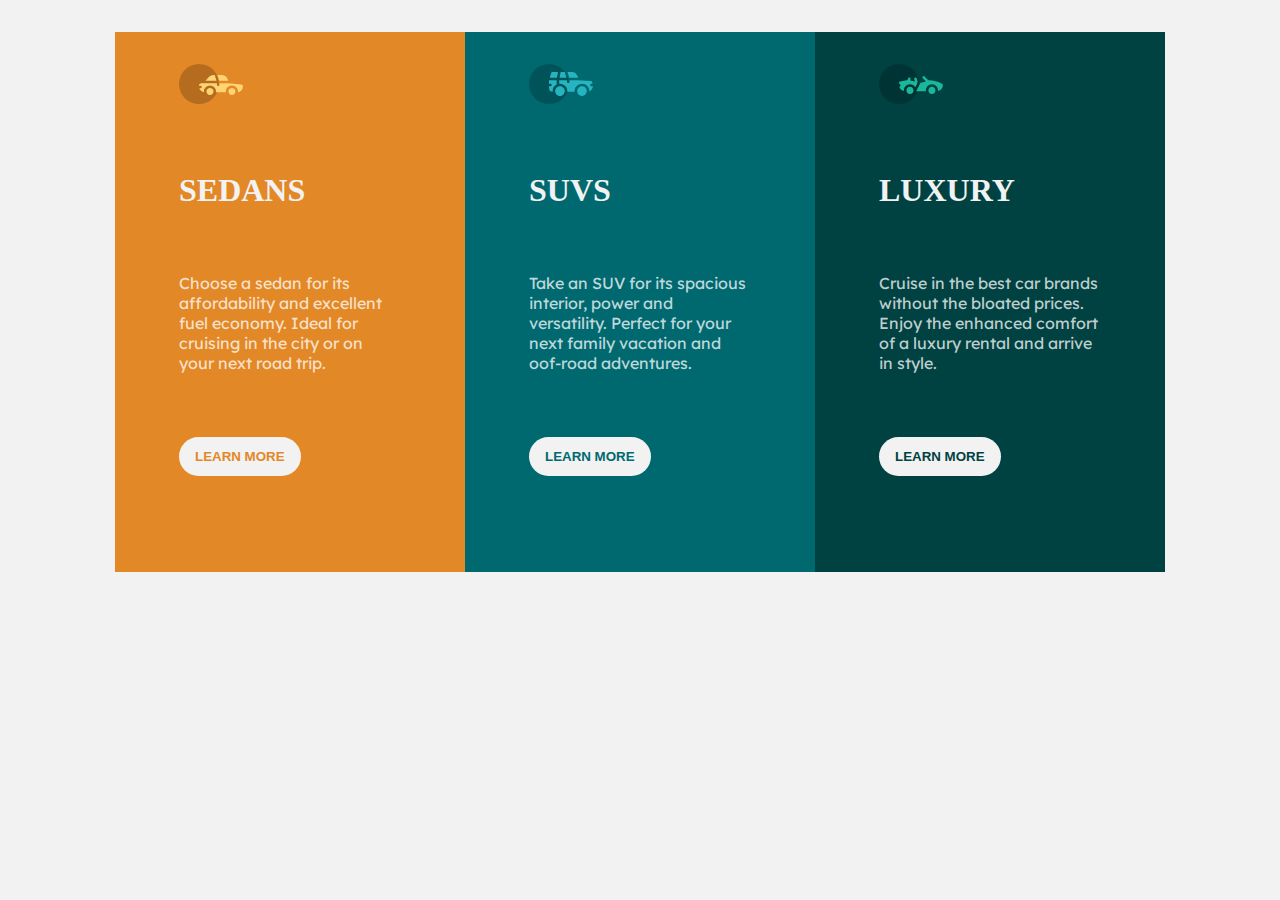
<file: 3-column-preview-card-component-main/index.html>
<!DOCTYPE html>
<html lang="en">
  <head>
    <meta charset="UTF-8" />
    <meta name="viewport" content="width=device-width, initial-scale=1.0" />
    <!-- displays site properly based on user's device -->

    <link
      rel="icon"
      type="image/png"
      sizes="32x32"
      href="./images/favicon-32x32.png"
    />
    <link rel="stylesheet" href="styles.css" />
    <title>Frontend Mentor | 3-column preview card component</title>
  </head>
  <body>
    <div class="container">
      <div class="sedans">
        <div class="img-container">
          <img src="./images/icon-sedans.svg" alt="" />
        </div>
        <h1 class="title">sedans</h1>
        <p class="description">
          Choose a sedan for its affordability and excellent fuel economy. Ideal
          for cruising in the city or on your next road trip.
        </p>
        <button>learn more</button>
      </div>
      <div class="suvs">
        <div class="img-container">
          <img src="./images/icon-suvs.svg" alt="" />
        </div>
        <h1 class="title">suvs</h1>
        <p class="description">
          Take an SUV for its spacious interior, power and versatility. Perfect
          for your next family vacation and oof-road adventures.
        </p>
        <button>learn more</button>
      </div>
      <div class="luxury">
        <div class="img-container">
          <img src="./images/icon-luxury.svg" alt="" />
        </div>
        <h1 class="title">luxury</h1>
        <p class="description">
          Cruise in the best car brands without the bloated prices. Enjoy the
          enhanced comfort of a luxury rental and arrive in style.
        </p>
        <button>learn more</button>
      </div>
    </div>
  </body>
</html>
</file>
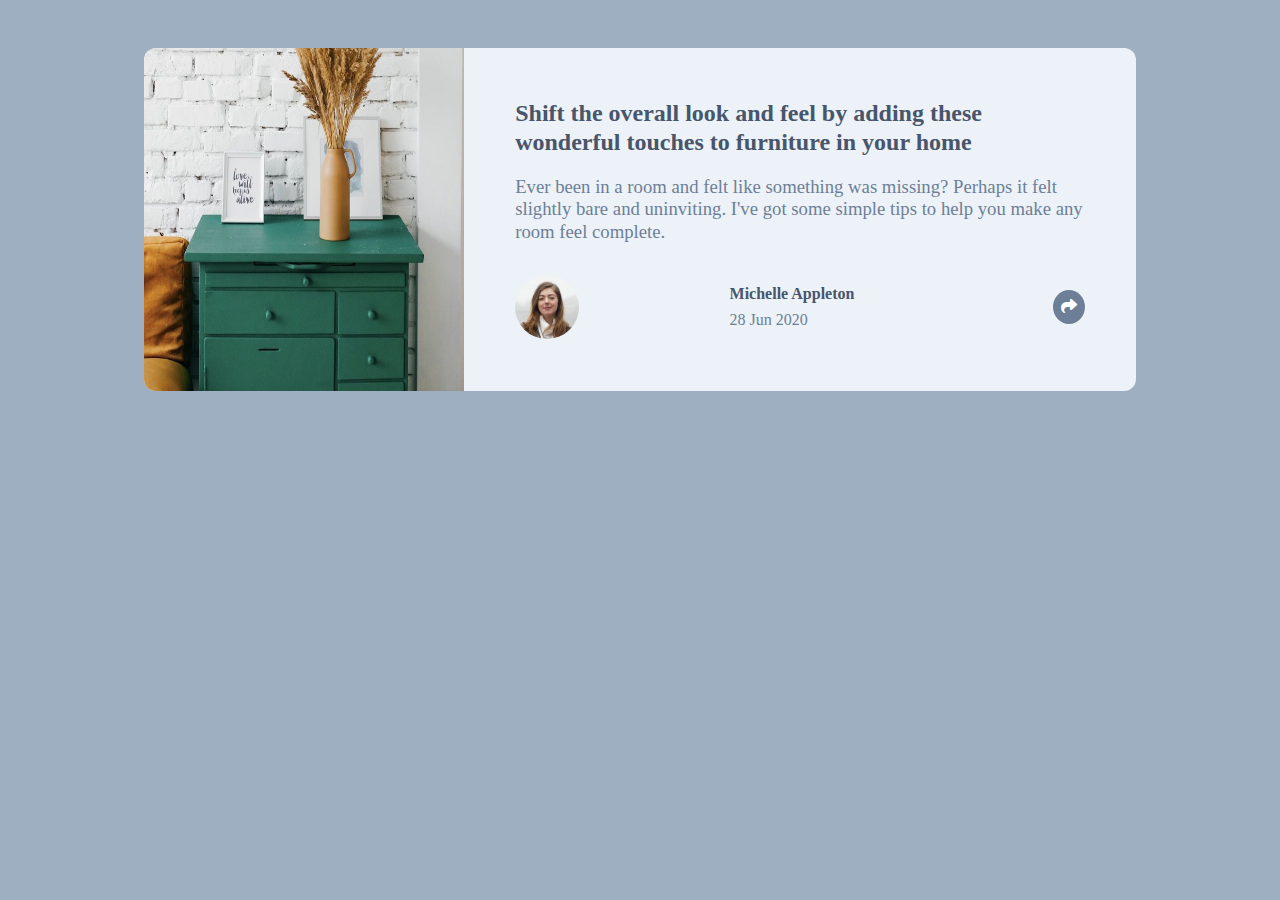
<file: article-preview-component-master/index.html>
<!DOCTYPE html>
<html lang="en">
  <head>
    <meta charset="UTF-8" />
    <meta name="viewport" content="width=device-width, initial-scale=1.0" />
    <link
      rel="icon"
      type="image/png"
      sizes="32x32"
      href="./images/favicon-32x32.png"
    />
    <link
      rel="stylesheet"
      href="https://cdnjs.cloudflare.com/ajax/libs/font-awesome/6.1.1/css/all.min.css"
    />
    <title>Frontend Mentor | Article preview component</title>
    <link rel="stylesheet" href="styles.css" />
  </head>
  <body>
    <div class="container">
      <div class="img-container">
        <img src="./images/drawers.jpg" alt="" class="img-main" />
      </div>
      <div class="info-container">
        <h2 class="info-title">
          Shift the overall look and feel by adding these wonderful touches to
          furniture in your home
        </h2>
        <h3 class="info-details">
          Ever been in a room and felt like something was missing? Perhaps it
          felt slightly bare and uninviting. I've got some simple tips to help
          you make any room feel complete.
        </h3>
        <div class="info-person">
          <img src="./images/avatar-michelle.jpg" alt="" />
          <p class="info-person-name">
            Michelle Appleton <span>28 Jun 2020</span>
          </p>
          <a class="info-button"><i class="fa-solid fa-share"></i></a>
        </div>
        <div class="share-links">
          <ul>
            <li><a><i class="fa-brands fa-facebook"></i></a></li>
            <li><a><i class="fa-brands fa-twitter"></i></a></li>
            <li><a><i class="fa-brands fa-pinterest"></i></a></li>
          </ul>
        </div>
      </div>
    </div>
    <script src="app.js"></script>
  </body>
</html>
</file>
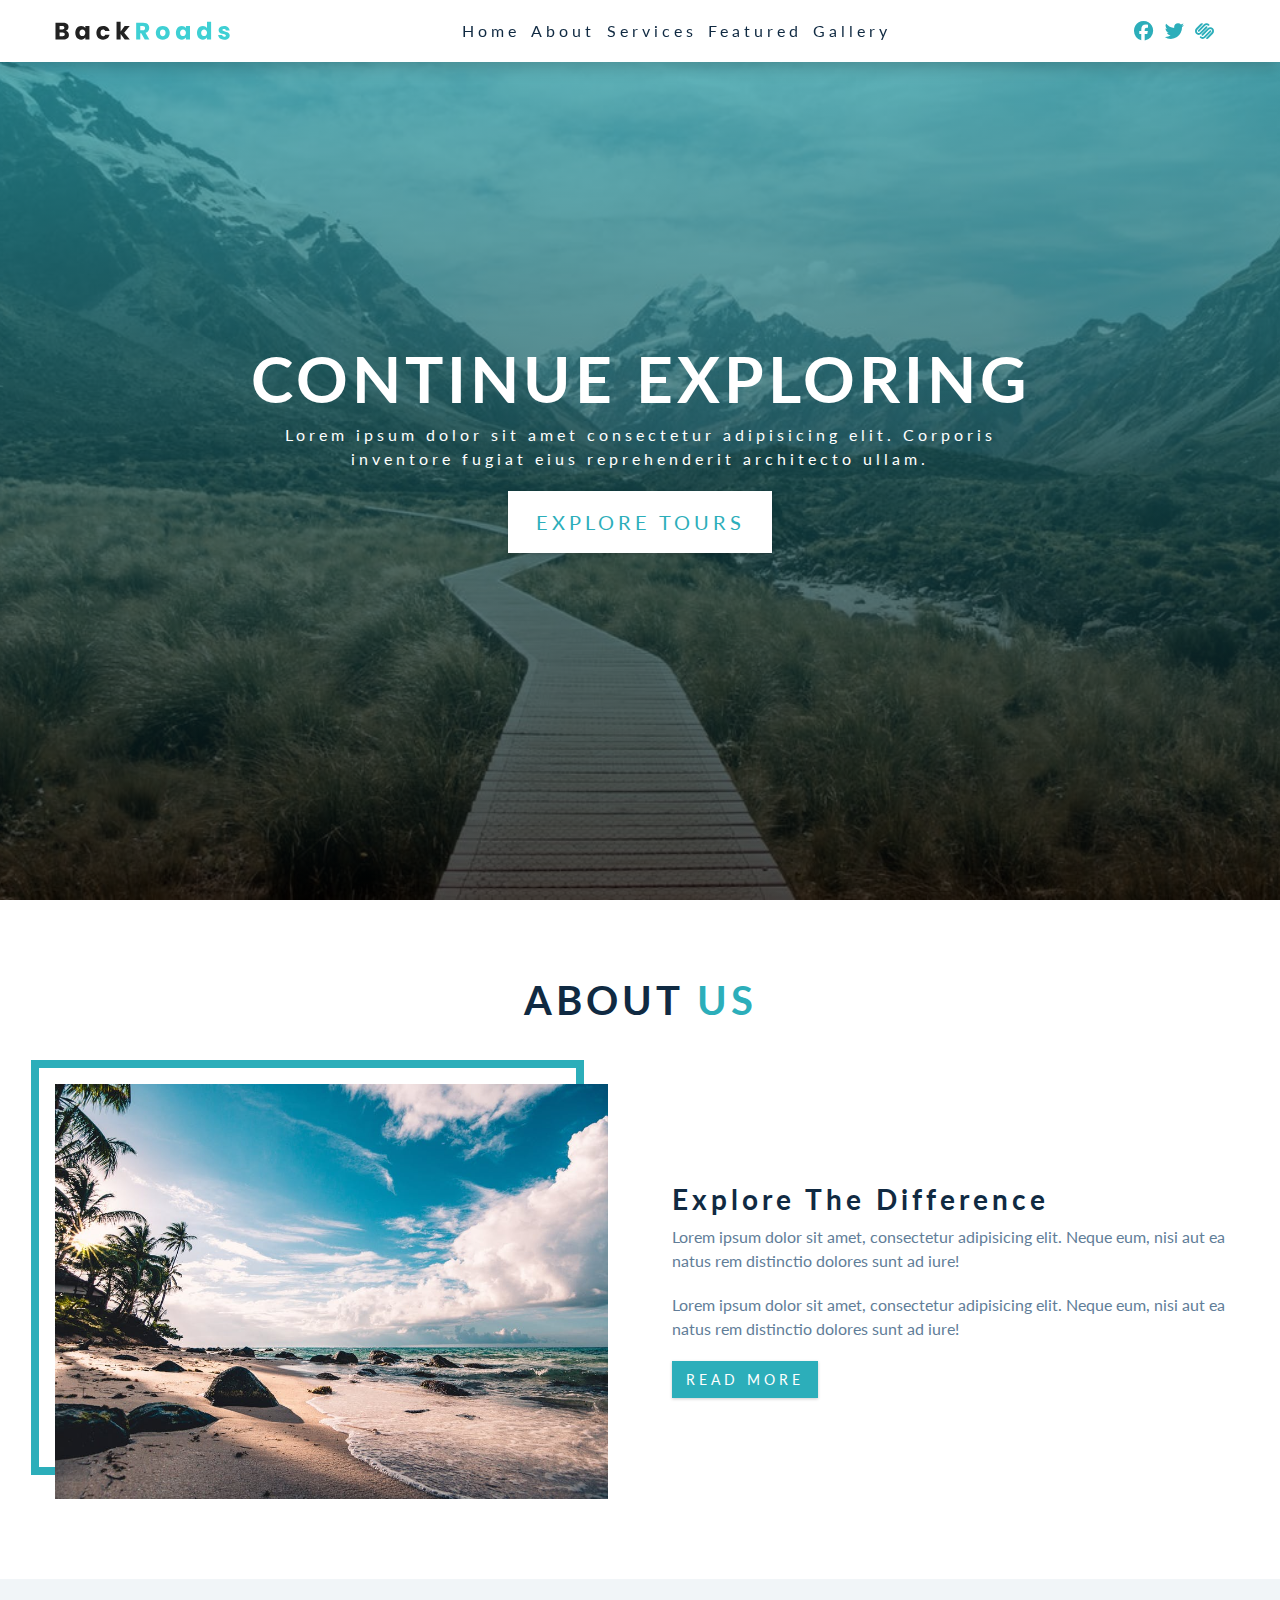
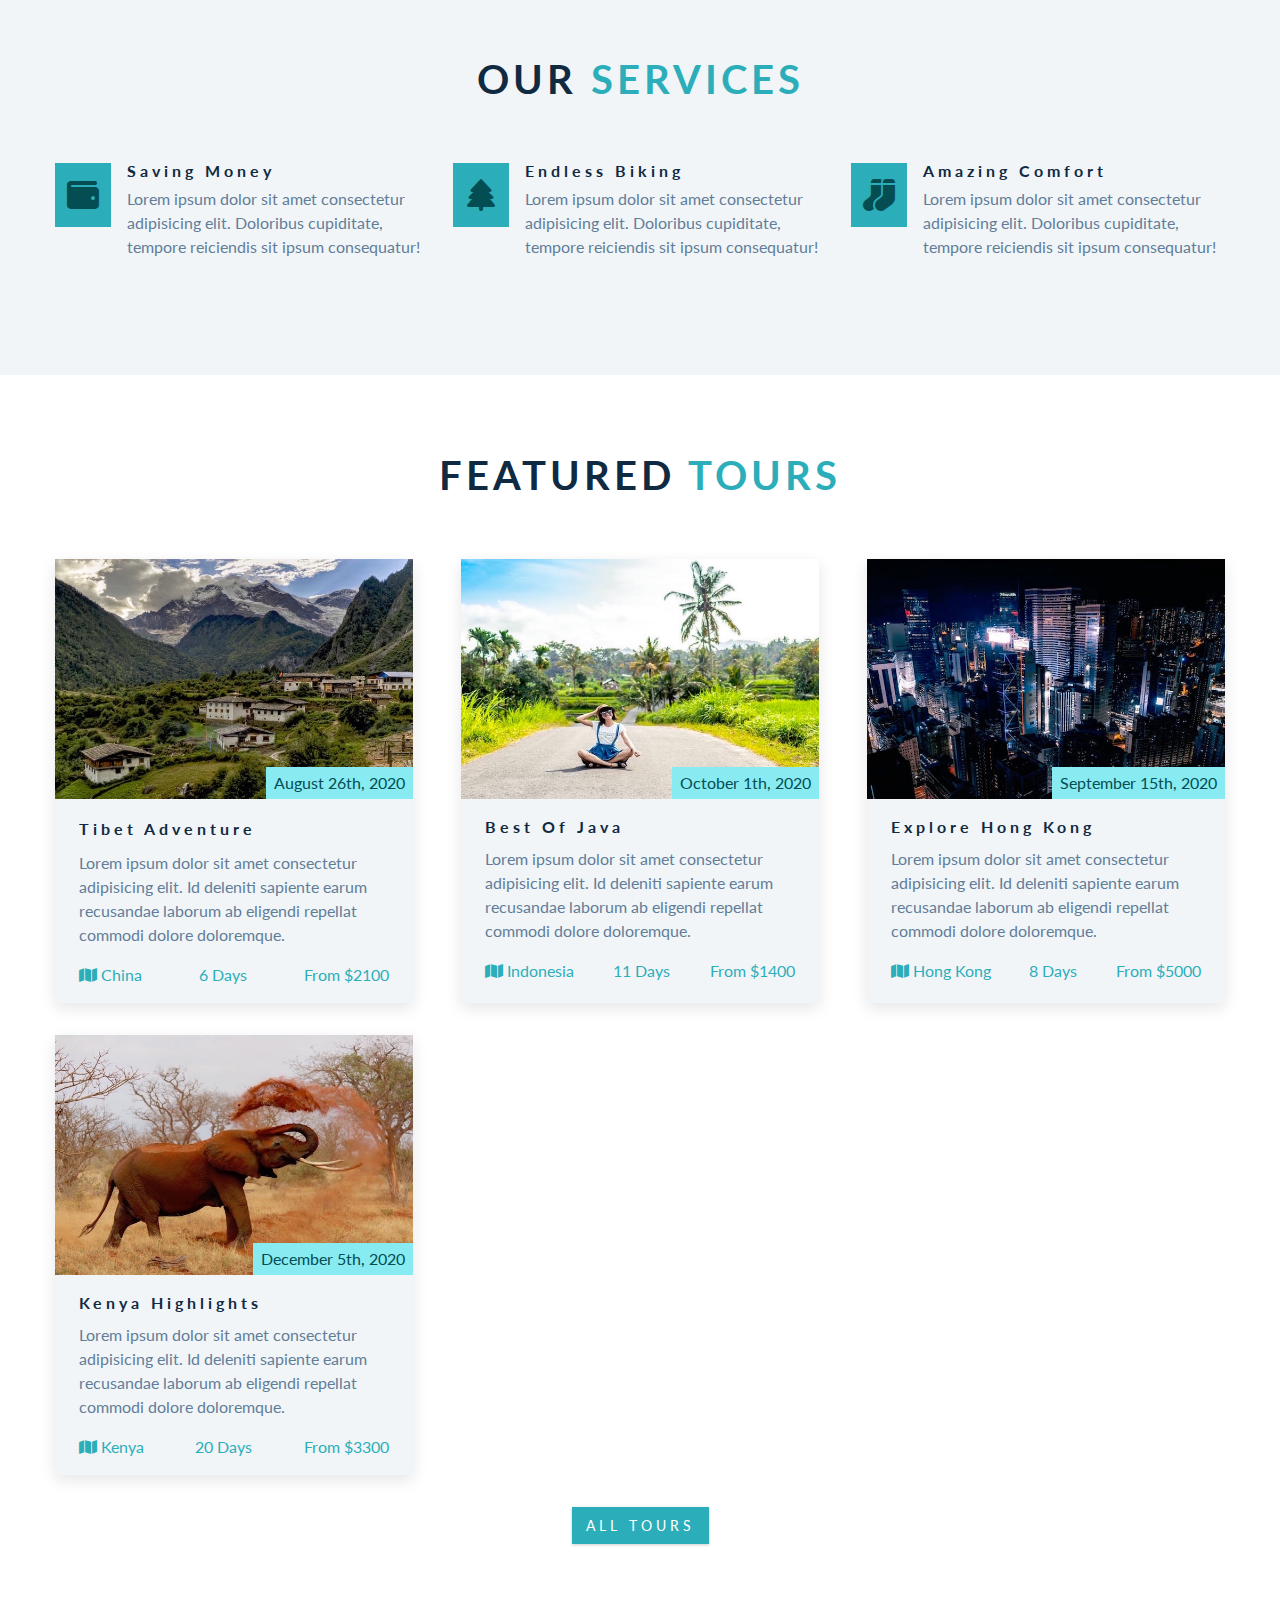
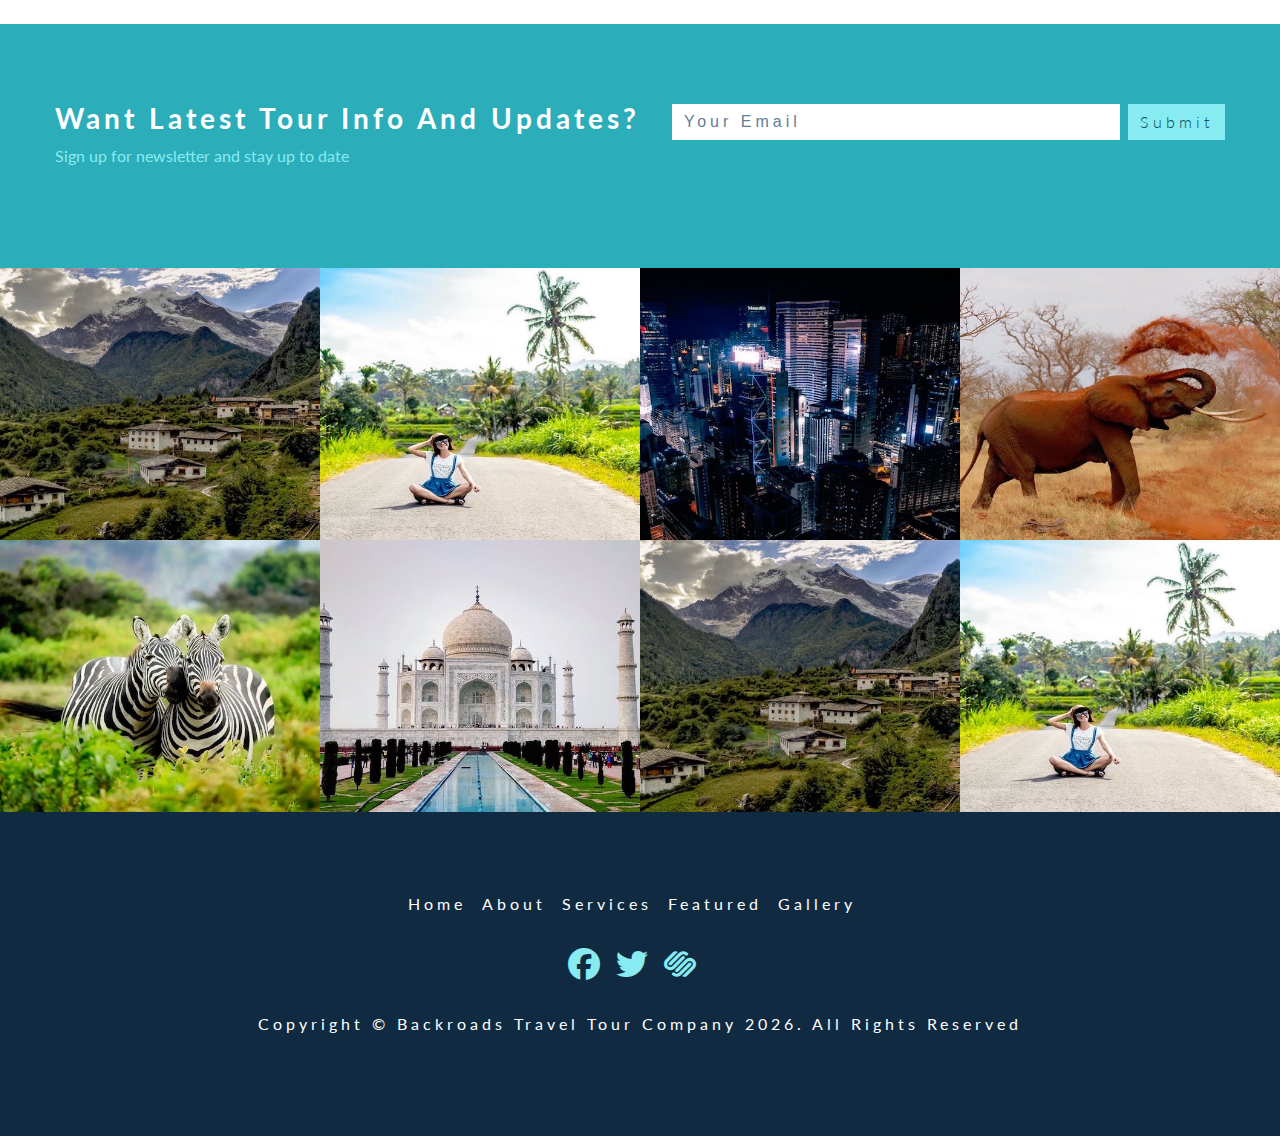
<file: backroads-tour-company/index.html>
<!DOCTYPE html>
<html lang="en">
  <head>
    <meta charset="UTF-8" />
    <meta name="viewport" content="width=device-width, initial-scale=1.0" />
    <meta http-equiv="X-UA-Compatible" content="ie=edge" />
    <title>Backroads || Tour Company</title>
    <!-- favicon -->
    <link rel="shortcut icon" href="./images/favicon.ico" type="image/x-icon" />
    <!-- font-awesome -->
    <link
      rel="stylesheet"
      href="https://cdnjs.cloudflare.com/ajax/libs/font-awesome/6.1.1/css/all.min.css"
    />
    <!-- styles css -->
    <link rel="stylesheet" href="./css/styles.css" />
  </head>
  <body>
    <!-- header  -->
    <header id="home">
      <!-- navbar -->
      <nav class="navbar">
        <div class="nav-center">
          <!-- nav header -->
          <div class="nav-header">
            <img src="./images/logo.svg" class="nav-logo" alt="" />
            <button type="button" class="nav-toggle" id="nav-toggle">
              <i class="fas fa-bars"></i>
            </button>
          </div>
          <!-- end of nav header -->
          <!-- nav links -->
          <ul class="nav-links" id="nav-links">
            <!-- single link -->
            <li>
              <a href="#home" class="nav-link scroll-link">home</a>
            </li>
            <!-- end of single link -->
            <!-- single link -->
            <li>
              <a href="#about" class="nav-link scroll-link">about</a>
            </li>
            <!-- end of single link -->
            <!-- single link -->
            <li>
              <a href="#services" class="nav-link scroll-link">services</a>
            </li>
            <!-- end of single link -->
            <!-- single link -->
            <li>
              <a href="#featured" class="nav-link scroll-link">featured</a>
            </li>
            <!-- end of single link -->
            <!-- single link -->
            <li>
              <a href="#gallery" class="nav-link scroll-link">gallery</a>
            </li>
            <!-- end of single link -->
          </ul>
          <!-- end of nav links -->
          <!-- nav icons -->
          <ul class="nav-icons">
            <!-- single icon -->
            <li>
              <a
                href="https://www.twitter.com"
                target="_blank"
                class="nav-icon"
              >
                <i class="fab fa-facebook"></i>
              </a>
            </li>
            <!-- end of single icon -->
            <!-- single icon -->
            <li>
              <a
                href="https://www.twitter.com"
                target="_blank"
                class="nav-icon"
              >
                <i class="fab fa-twitter"></i>
              </a>
            </li>
            <!-- end of single icon -->
            <!-- single icon -->
            <li>
              <a
                href="https://www.twitter.com"
                target="_blank"
                class="nav-icon"
              >
                <i class="fab fa-squarespace"></i>
              </a>
            </li>
            <!-- end of single icon -->
          </ul>
          <!-- end of nav icons -->
        </div>
      </nav>
      <!-- hero -->
      <div class="hero">
        <div class="hero-banner">
          <h1>continue exploring</h1>
          <p>
            Lorem ipsum dolor sit amet consectetur adipisicing elit. Corporis
            inventore fugiat eius reprehenderit architecto ullam.
          </p>
          <a href="#featured" class="btn hero-btn scroll-link">explore tours</a>
        </div>
      </div>
    </header>
    <!-- end of header  -->

    <!-- about section -->
    <section class="section" id="about">
      <!-- section-title -->
      <div class="section-title">
        <h2>about <span>us</span></h2>
      </div>
      <!-- end of section-title -->
      <div class="section-center about-center">
        <!-- about img wrapper -->
        <article class="about-img">
          <img
            src="./images/about.jpeg"
            class="about-photo"
            alt="awesome beach"
          />
        </article>
        <!-- about info -->
        <article class="about-info">
          <h3>explore the difference</h3>
          <p>
            Lorem ipsum dolor sit amet, consectetur adipisicing elit. Neque eum,
            nisi aut ea natus rem distinctio dolores sunt ad iure!
          </p>
          <p>
            Lorem ipsum dolor sit amet, consectetur adipisicing elit. Neque eum,
            nisi aut ea natus rem distinctio dolores sunt ad iure!
          </p>
          <a href="#" class="btn"> read more</a>
        </article>
      </div>
    </section>
    <!-- end of about section -->

    <!-- services -->
    <section class="section services" id="services">
      <!-- section-title -->
      <div class="section-title">
        <h2>our <span>services</span></h2>
      </div>
      <!-- end of section-title -->
      <div class="section-center services-center">
        <!-- single service -->
        <article class="service">
          <span class="service-icon">
            <i class="fas fa-wallet fa-fw"></i>
          </span>
          <div class="service-info">
            <h4 class="service-title">saving money</h4>
            <p class="service-text">
              Lorem ipsum dolor sit amet consectetur adipisicing elit. Doloribus
              cupiditate, tempore reiciendis sit ipsum consequatur!
            </p>
          </div>
        </article>
        <!-- enf of single service -->
        <!-- single service -->
        <article class="service">
          <span class="service-icon">
            <i class="fas fa-tree fa-fw"></i>
          </span>
          <div class="service-info">
            <h4 class="service-title">endless biking</h4>
            <p class="service-text">
              Lorem ipsum dolor sit amet consectetur adipisicing elit. Doloribus
              cupiditate, tempore reiciendis sit ipsum consequatur!
            </p>
          </div>
        </article>
        <!-- enf of single service -->
        <!-- single service -->
        <article class="service">
          <span class="service-icon">
            <i class="fas fa-socks fa-fw"></i>
          </span>
          <div class="service-info">
            <h4 class="service-title">amazing comfort</h4>
            <p class="service-text">
              Lorem ipsum dolor sit amet consectetur adipisicing elit. Doloribus
              cupiditate, tempore reiciendis sit ipsum consequatur!
            </p>
          </div>
        </article>
        <!-- enf of single service -->
      </div>
    </section>
    <!-- end of services -->

    <!-- featured tours -->
    <section class="section" id="featured">
      <!-- section-title -->
      <div class="section-title">
        <h2>featured <span>tours</span></h2>
      </div>
      <!-- end of section-title -->
      <!-- featured-center -->
      <div class="section-center featured-center">
        <!-- single tour -->
        <article class="tour-card">
          <div class="tour-img-container">
            <img src="./images/tour-1.jpeg" class="tour-img" alt="" />
            <p class="tour-date">august 26th, 2020</p>
          </div>
          <!-- tour info -->
          <div class="tour-info">
            <div class="tour-title">
              <h4>tibet adventure</h4>
            </div>
            <p>
              Lorem ipsum dolor sit amet consectetur adipisicing elit. Id
              deleniti sapiente earum recusandae laborum ab eligendi repellat
              commodi dolore doloremque.
            </p>
            <div class="tour-footer">
              <p>
                <span>
                  <i class="fas fa-map"></i>
                  china
                </span>
              </p>
              <p>6 days</p>
              <p>from $2100</p>
            </div>
          </div>
        </article>
        <!-- end of single tour -->
        <!-- single tour -->
        <article class="tour-card">
          <div class="tour-img-container">
            <img src="./images/tour-2.jpeg" class="tour-img" alt="" />
            <p class="tour-date">october 1th, 2020</p>
          </div>
          <!-- tour info -->
          <div class="tour-info">
            <h4>best of java</h4>
            <p>
              Lorem ipsum dolor sit amet consectetur adipisicing elit. Id
              deleniti sapiente earum recusandae laborum ab eligendi repellat
              commodi dolore doloremque.
            </p>
            <div class="tour-footer">
              <p>
                <span>
                  <i class="fas fa-map"></i>
                  indonesia
                </span>
              </p>
              <p>11 days</p>
              <p>from $1400</p>
            </div>
          </div>
        </article>
        <!-- end of single tour -->
        <!-- single tour -->
        <article class="tour-card">
          <div class="tour-img-container">
            <img src="./images/tour-3.jpeg" class="tour-img" alt="" />
            <p class="tour-date">september 15th, 2020</p>
          </div>
          <!-- tour info -->
          <div class="tour-info">
            <h4>explore hong kong</h4>
            <p>
              Lorem ipsum dolor sit amet consectetur adipisicing elit. Id
              deleniti sapiente earum recusandae laborum ab eligendi repellat
              commodi dolore doloremque.
            </p>
            <div class="tour-footer">
              <p>
                <span>
                  <i class="fas fa-map"></i>
                  hong kong
                </span>
              </p>
              <p>8 days</p>
              <p>from $5000</p>
            </div>
          </div>
        </article>
        <!-- end of single tour -->
        <!-- single tour -->
        <article class="tour-card">
          <div class="tour-img-container">
            <img src="./images/tour-4.jpeg" class="tour-img" alt="" />
            <p class="tour-date">december 5th, 2020</p>
          </div>
          <!-- tour info -->
          <div class="tour-info">
            <h4>kenya highlights</h4>
            <p>
              Lorem ipsum dolor sit amet consectetur adipisicing elit. Id
              deleniti sapiente earum recusandae laborum ab eligendi repellat
              commodi dolore doloremque.
            </p>
            <div class="tour-footer">
              <p>
                <span>
                  <i class="fas fa-map"></i>
                  kenya
                </span>
              </p>
              <p>20 days</p>
              <p>from $3300</p>
            </div>
          </div>
        </article>
        <!-- end of single tour -->
      </div>
      <div class="tour-btn">
        <a href="#" class="btn">all tours</a>
      </div>
    </section>
    <!-- end of featured tours -->

    <!-- contact -->
    <section class="section contact" id="contact">
      <div class="section-center contact-center">
        <!-- contact title -->
        <article class="contact-title">
          <h3>want latest tour info and updates?</h3>
          <p>Sign up for newsletter and stay up to date</p>
        </article>
        <!-- contact form -->
        <form class="contact-form">
          <input
            type="email"
            name="email"
            class="form-control"
            placeholder="your email"
          />
          <button type="submit" class="btn-submit">submit</button>
        </form>
      </div>
    </section>
    <!-- end of contact -->

    <!-- gallery  -->
    <section id="gallery">
      <div class="gallery-center">
        <!-- single item -->
        <article class="gallery-img-container">
          <img src="./images/tour-1.jpeg" class="gallery-img" alt="" />
          <a href="#" class="gallery-icon">
            <i class="fas fa-search"></i>
          </a>
        </article>
        <!-- end of single item -->

        <!-- single item -->
        <article class="gallery-img-container">
          <img src="./images/tour-2.jpeg" class="gallery-img" alt="" />
          <a href="#" class="gallery-icon">
            <i class="fas fa-search"></i>
          </a>
        </article>
        <!-- end of single item -->
        <!-- single item -->
        <article class="gallery-img-container">
          <img src="./images/tour-3.jpeg" class="gallery-img" alt="" />
          <a href="#" class="gallery-icon">
            <i class="fas fa-search"></i>
          </a>
        </article>
        <!-- end of single item -->
        <!-- single item -->
        <article class="gallery-img-container">
          <img src="./images/tour-4.jpeg" class="gallery-img" alt="" />
          <a href="#" class="gallery-icon">
            <i class="fas fa-search"></i>
          </a>
        </article>
        <!-- end of single item -->
        <!-- single item -->
        <article class="gallery-img-container">
          <img src="./images/tour-5.jpeg" class="gallery-img" alt="" />
          <a href="#" class="gallery-icon">
            <i class="fas fa-search"></i>
          </a>
        </article>
        <!-- end of single item -->
        <!-- single item -->
        <article class="gallery-img-container">
          <img src="./images/tour-6.jpeg" class="gallery-img" alt="" />
          <a href="#" class="gallery-icon">
            <i class="fas fa-search"></i>
          </a>
        </article>
        <!-- end of single item -->
        <!-- single item -->
        <article class="gallery-img-container">
          <img src="./images/tour-1.jpeg" class="gallery-img" alt="" />
          <a href="#" class="gallery-icon">
            <i class="fas fa-search"></i>
          </a>
        </article>
        <!-- end of single item -->
        <!-- single item -->
        <article class="gallery-img-container">
          <img src="./images/tour-2.jpeg" class="gallery-img" alt="" />
          <a href="#" class="gallery-icon">
            <i class="fas fa-search"></i>
          </a>
        </article>
        <!-- end of single item -->
      </div>
    </section>
    <!-- end of gallery  -->

    <!-- footer -->
    <footer class="section footer">
      <!-- footer links -->
      <ul class="footer-links">
        <!-- single link -->
        <li>
          <a href="#home" class="footer-link scroll-link">home</a>
        </li>
        <!-- end of single link -->
        <!-- single link -->
        <li>
          <a href="#about" class="footer-link scroll-link">about</a>
        </li>
        <!-- end of single link -->
        <!-- single link -->
        <li>
          <a href="#services" class="footer-link scroll-link">services</a>
        </li>
        <!-- end of single link -->
        <!-- single link -->
        <li>
          <a href="#featured" class="footer-link scroll-link">featured</a>
        </li>
        <!-- end of single link -->
        <!-- single link -->
        <li>
          <a href="#gallery" class="footer-link scroll-link">gallery</a>
        </li>
        <!-- end of single link -->
      </ul>
      <!-- end of footer links -->
      <!-- footer icons -->
      <ul class="footer-icons">
        <!-- single icon -->
        <li>
          <a href="https://www.twitter.com" target="_blank" class="footer-icon">
            <i class="fab fa-facebook"></i>
          </a>
        </li>
        <!-- end of single icon -->
        <!-- single icon -->
        <li>
          <a href="https://www.twitter.com" target="_blank" class="footer-icon">
            <i class="fab fa-twitter"></i>
          </a>
        </li>
        <!-- end of single icon -->
        <!-- single icon -->
        <li>
          <a href="https://www.twitter.com" target="_blank" class="footer-icon">
            <i class="fab fa-squarespace"></i>
          </a>
        </li>
        <!-- end of single icon -->
      </ul>
      <!-- end of footer icons -->
      <p class="copyright">
        copyright &copy; backroads travel tour company <span id="date"></span>.
        all rights reserved
      </p>
    </footer>
    <!-- js -->
    <script src="./js/app.js"></script>
  </body>
</html>
</file>
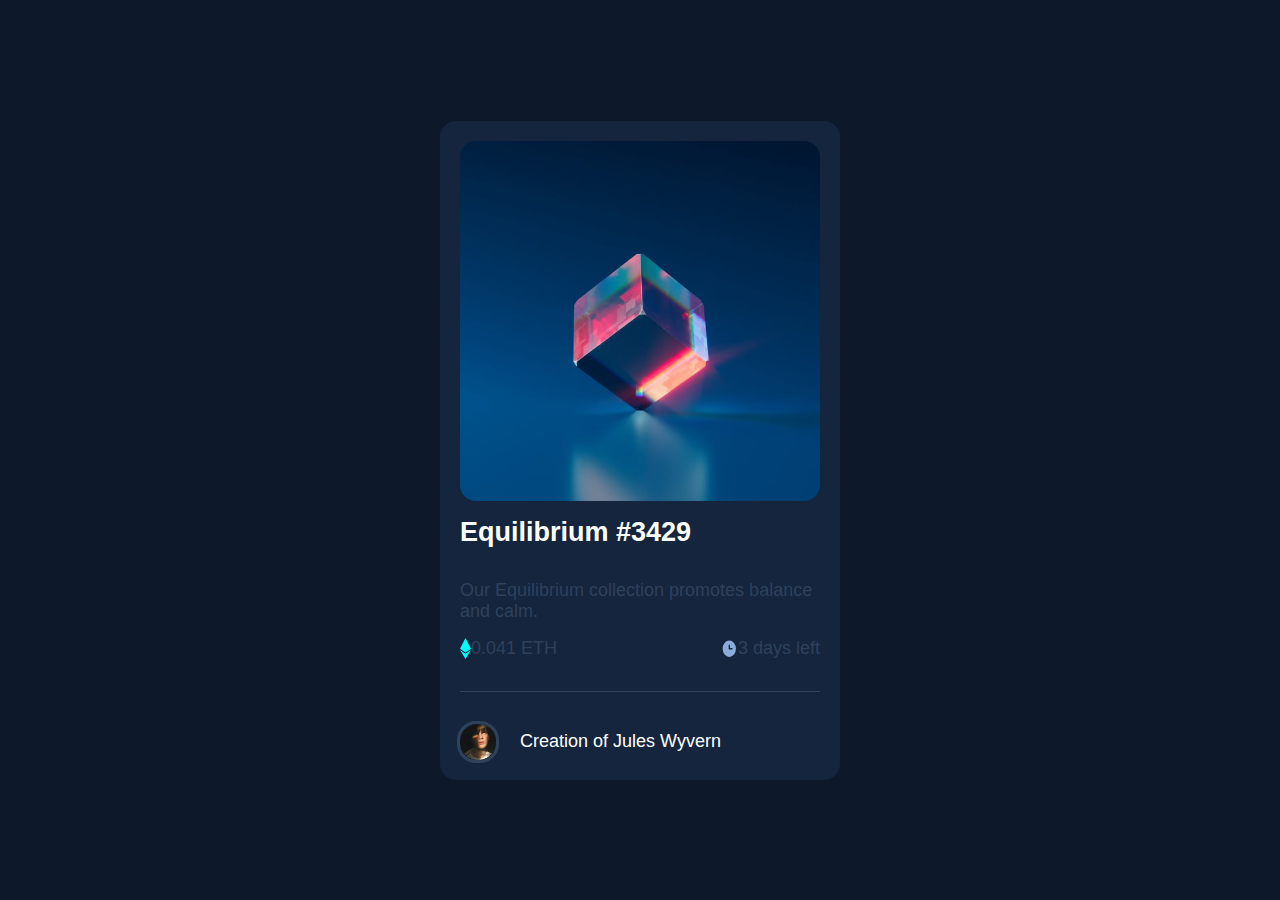
<file: nft-preview-card-component-main/index.html>
<!DOCTYPE html>
<html lang="en">
  <head>
    <meta charset="UTF-8" />
    <meta name="viewport" content="width=device-width, initial-scale=1.0" />
    <link
      rel="icon"
      type="image/png"
      sizes="32x32"
      href="./images/favicon-32x32.png"
    />
    <link rel="stylesheet" href="style.css" />
    <title>Frontend Mentor | NFT preview card component</title>
  </head>
  <body>
    <div class="container">
      <div class="card">
        <img src="images/image-equilibrium.jpg" alt="eth" />
        <h2 class="title">Equilibrium #3429</h2>
        <p class="description">
          Our Equilibrium collection promotes balance and calm.
        </p>
        <div class="price-time-section">
          <span>
            <img src="images/icon-ethereum.svg" alt="eth" />
            <p class="price">0.041 ETH</p>
          </span>
          <span>
            <img src="images/icon-clock.svg" alt="" />
            <p class="time">3 days left</p>
          </span>
        </div>
        <hr class="line" />
        <div class="avatar-section">
          <img src="images/image-avatar.png" alt="avatar" />
          <p class="avatar-desc">Creation of Jules Wyvern</p>
        </div>
      </div>
    </div>
  </body>
</html>
</file>
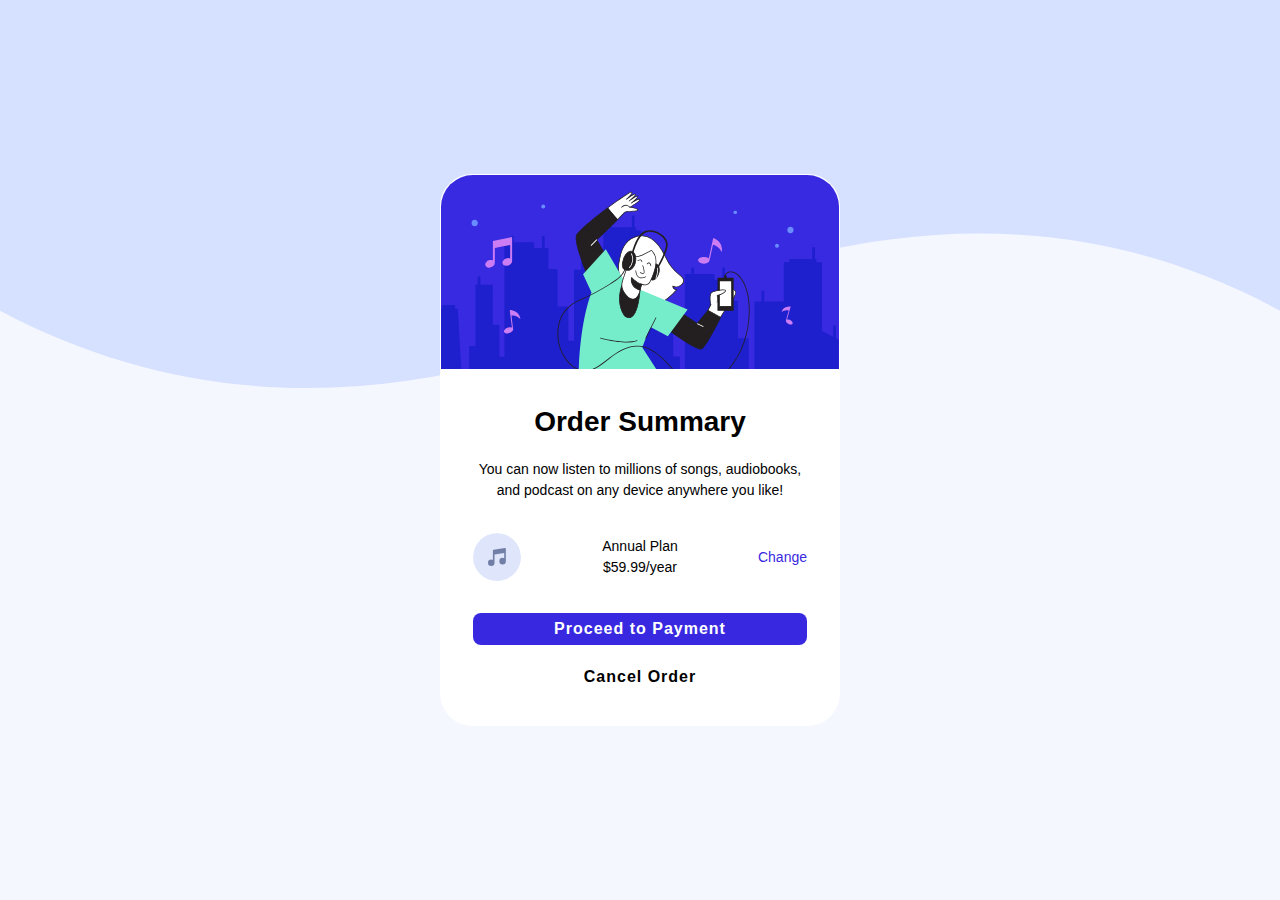
<file: order-summary-component-main/index.html>
<!DOCTYPE html>
<html lang="en">
  <head>
    <meta charset="UTF-8" />
    <meta name="viewport" content="width=device-width, initial-scale=1.0" />
    <!-- displays site properly based on user's device -->

    <link
      rel="icon"
      type="image/png"
      sizes="32x32"
      href="./images/favicon-32x32.png"
    />

    <title>Frontend Mentor | Order summary card</title>
    <link rel="stylesheet" href="style.css" />
  </head>
  <body>
    <div class="container">
      <div class="card">
        <img
          src="/order-summary-component-main/images/illustration-hero.svg"
          alt=""
        />
        <div class="card-info">
          <h1 class="title">Order Summary</h1>
          <p class="description">
            You can now listen to millions of songs, audiobooks, and podcast on
            any device anywhere you like!
          </p>
          <div class="plan-section">
            <img
              src="/order-summary-component-main/images/icon-music.svg"
              alt=""
            />
            <p class="plan-pricing">
              <span class="plan-type">Annual Plan</span>
              <span>$59.99/year</span>
            </p>
            <a href="#" class="change-button">Change</a>
          </div>
          <button class="proceed-button">Proceed to Payment</button>
          <button class="cancel-button">Cancel Order</button>
        </div>
      </div>
    </div>
  </body>
</html>
</file>
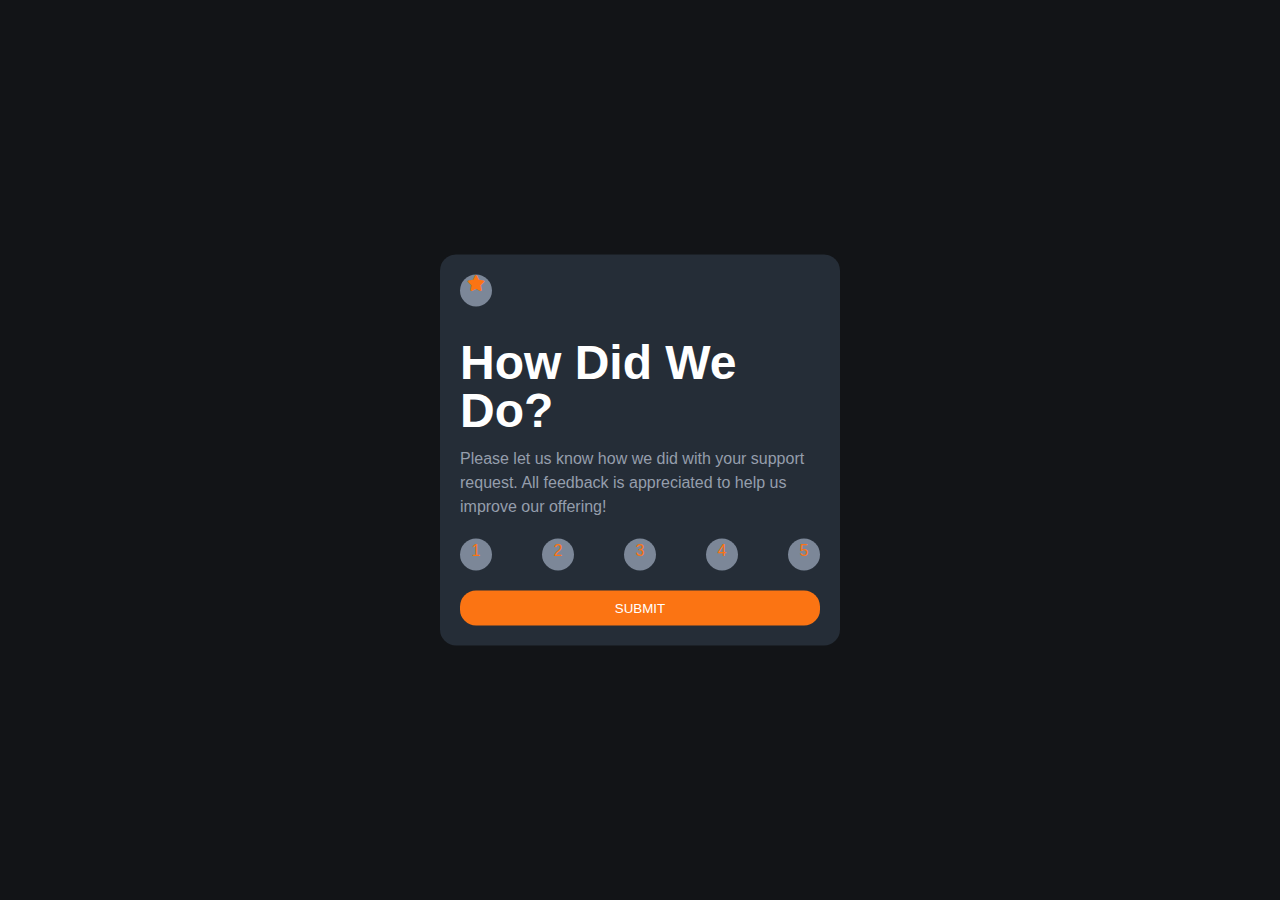
<file: rating-component/index.html>
<!DOCTYPE html>
<html lang="en">
  <head>
    <meta charset="UTF-8" />
    <meta http-equiv="X-UA-Compatible" content="IE=edge" />
    <meta name="viewport" content="width=device-width, initial-scale=1.0" />
    <title>Rating Component</title>
    <link rel="stylesheet" href="style.css" />
    <link
      rel="stylesheet"
      href="https://cdnjs.cloudflare.com/ajax/libs/font-awesome/6.1.1/css/all.min.css"
    />
  </head>
  <body>
    <div class="card">
      <i class="fa-solid fa-star"></i>
      <h1 class="title">How did we do?</h1>
      <p class="desc">
        Please let us know how we did with your support request. All feedback is
        appreciated to help us improve our offering!
      </p>
      <div class="rating">
        <p>1</p>
        <p>2</p>
        <p>3</p>
        <p>4</p>
        <p>5</p>
      </div>
      <button class="btn">SUBMIT</button>
    </div>
  </body>
</html>
</file>
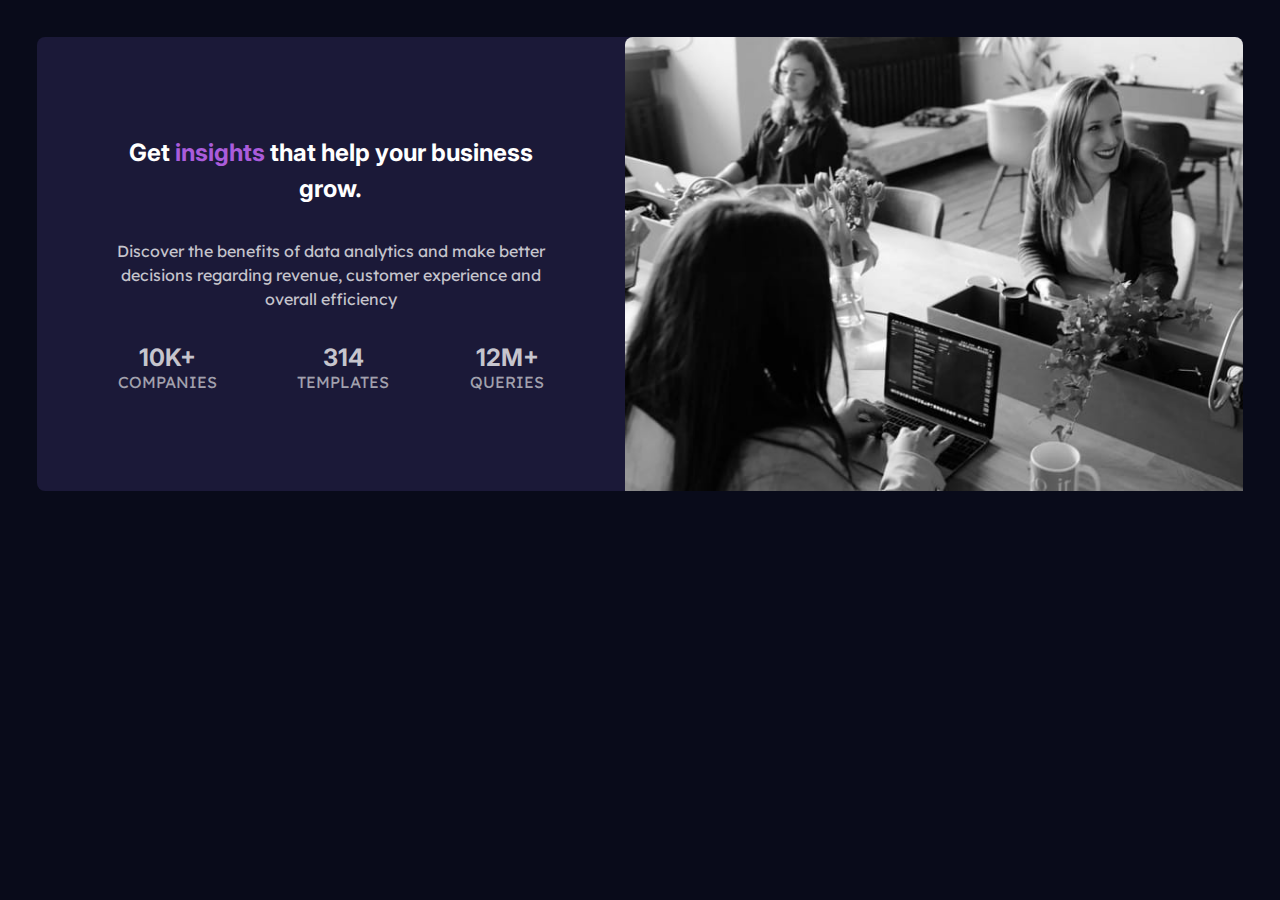
<file: stats-preview-card-component-main/index.html>
<!DOCTYPE html>
<html lang="en">
  <head>
    <meta charset="UTF-8" />
    <meta name="viewport" content="width=device-width, initial-scale=1.0" />
    <link
      rel="icon"
      type="image/png"
      sizes="32x32"
      href="./images/favicon-32x32.png"
    />
    <title>Frontend Mentor | Stats preview card component</title>
    <link rel="stylesheet" href="style.css" />
  </head>
  <body>
    <div class="container">
      <div class="img-container">
        <img src="./images/image-header-mobile.jpg" alt="people" />
      </div>
      <div class="info">
        <div class="main">
          <h2 class="header">
            Get <span> insights</span> that help your business grow.
          </h2>
          <p>
            Discover the benefits of data analytics and make better decisions
            regarding revenue, customer experience and overall efficiency
          </p>
        </div>
        <div class="stats">
          <div>10K+ <span>companies</span></div>
          <div>314 <span>templates</span></div>
          <div>12M+ <span>queries</span></div>
        </div>
      </div>
    </div>
  </body>
</html>
</file>
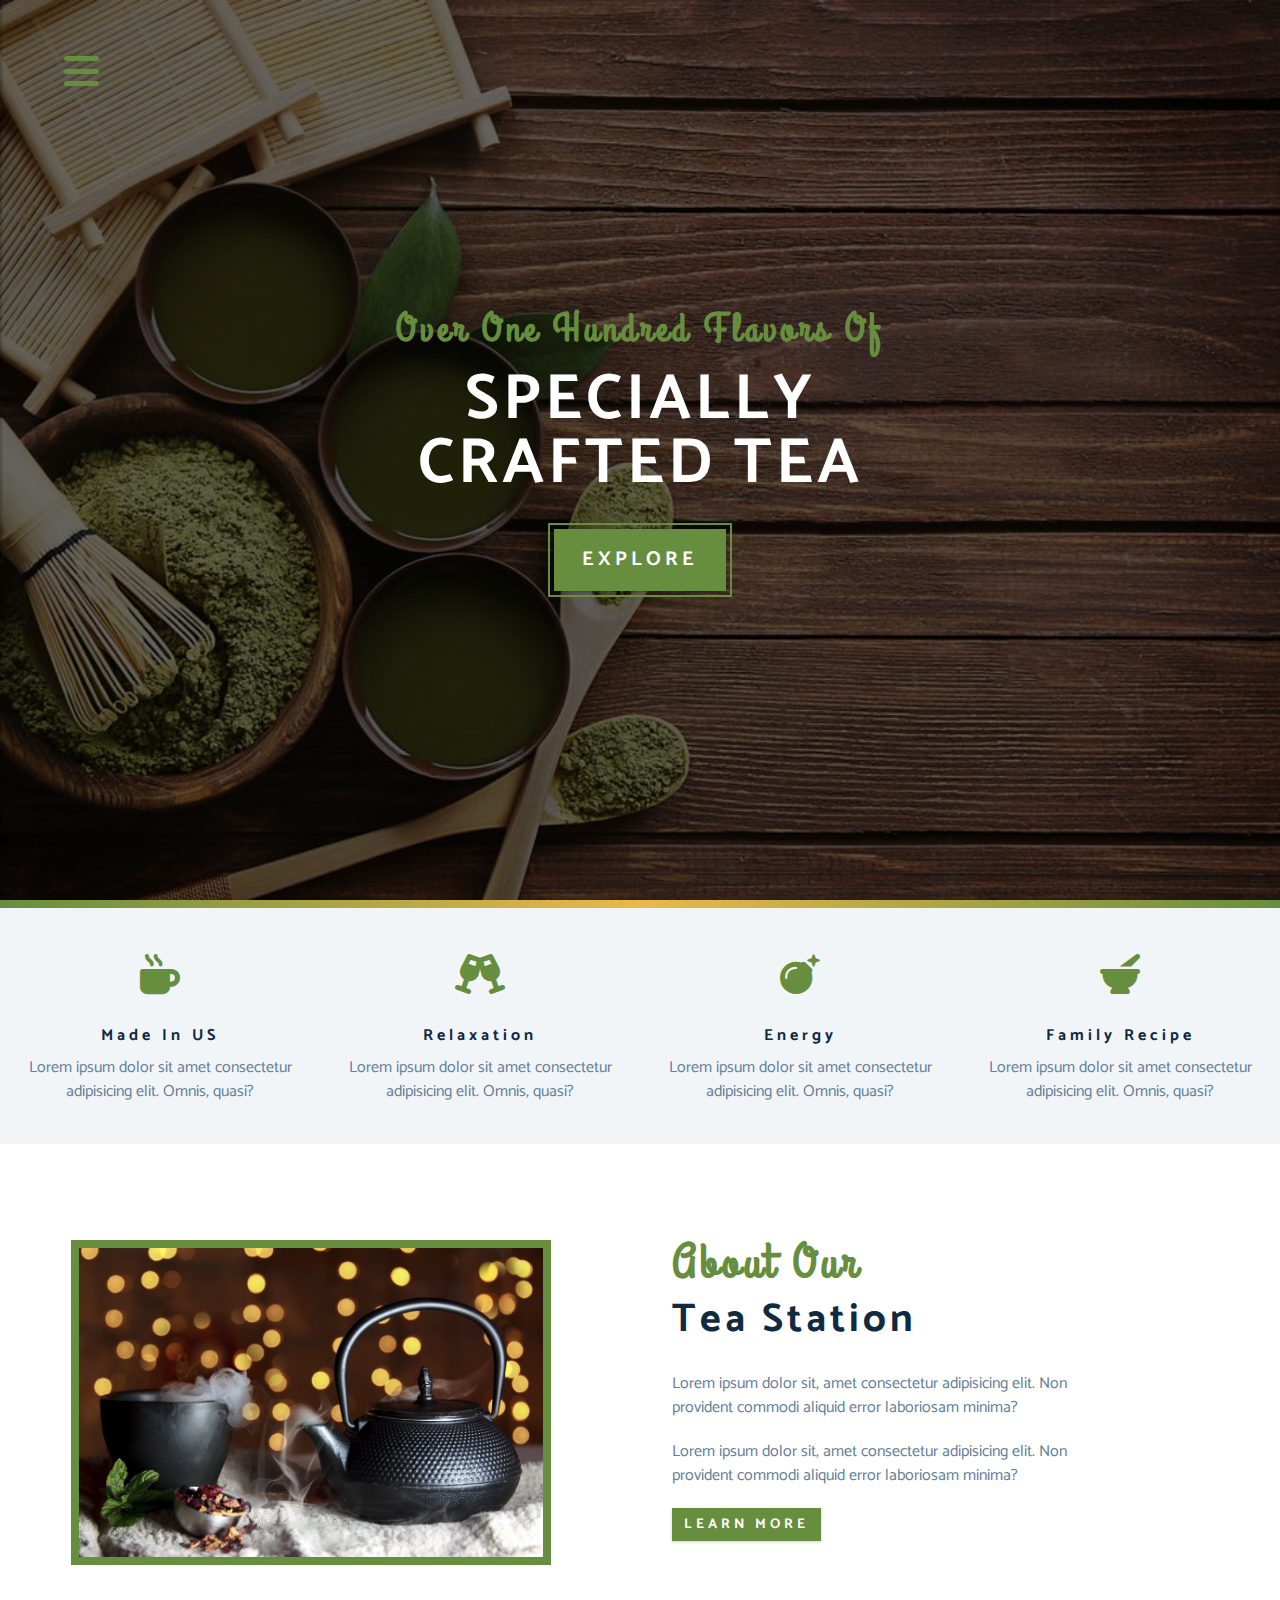
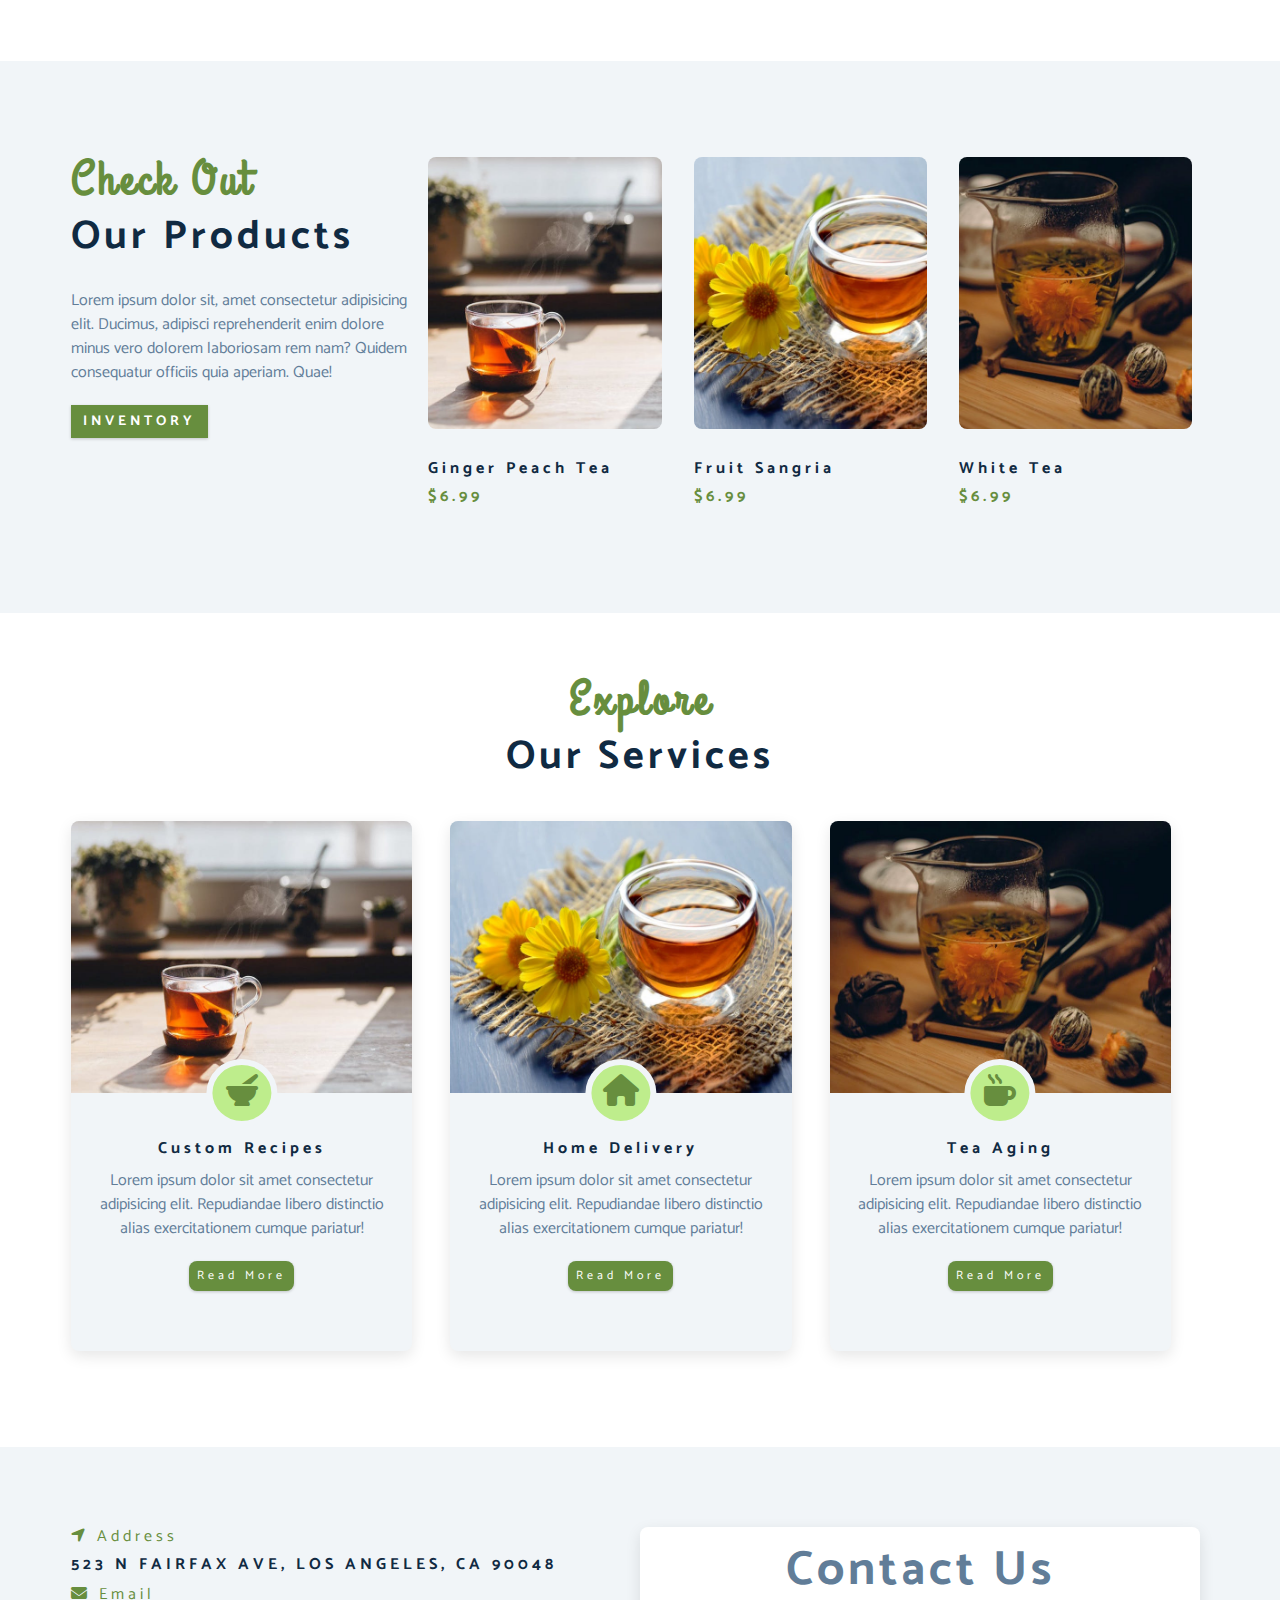
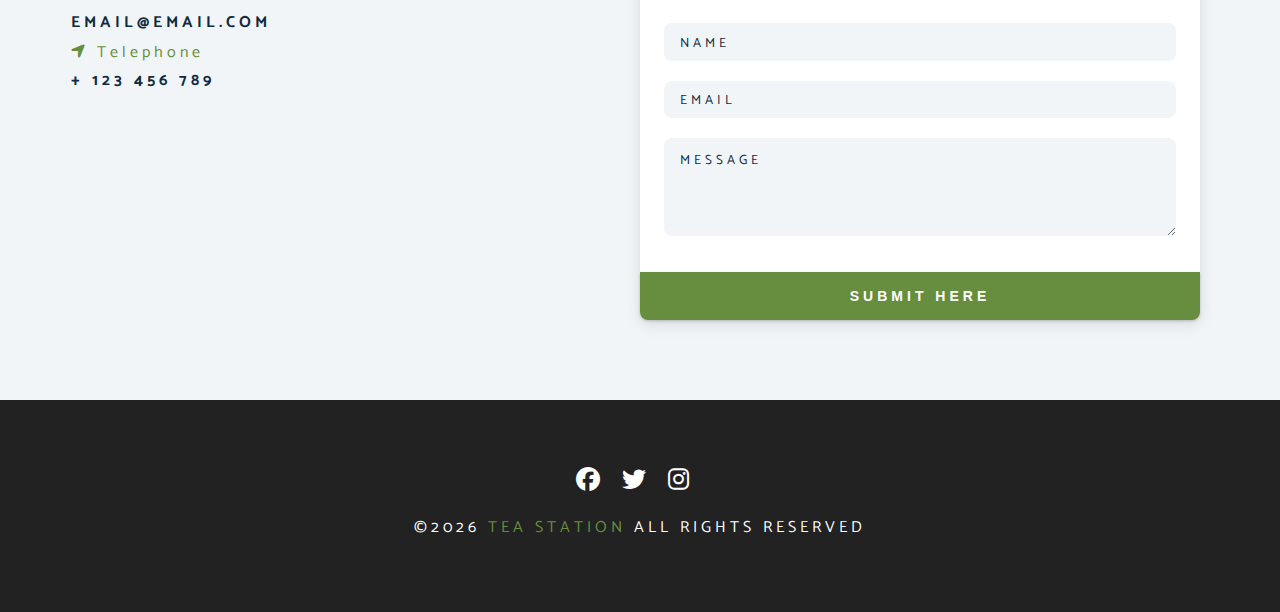
<file: tea-station/index.html>
<!DOCTYPE html>
<html lang="en">
  <head>
    <meta charset="UTF-8" />
    <meta name="viewport" content="width=device-width, initial-scale=1.0" />
    <meta http-equiv="X-UA-Compatible" content="ie=edge" />
    <title>Tea Station || Home</title>
    <!-- font-awesome -->
    <link
      rel="stylesheet"
      href="https://cdnjs.cloudflare.com/ajax/libs/font-awesome/6.1.1/css/all.min.css"
    />
    <!-- custom css -->
    <link rel="stylesheet" href="./css/styles.css" />
  </head>
  <body>
    <!-- navbar -->
    <span class="nav-btn">
      <i class="fas fa-bars" id="nav-btn"></i>
    </span>
    <nav class="navbar" id="navbar">
      <div class="navbar-header">
        <span class="nav-close" id="nav-close">
          <i class="fas fa-times"></i>
        </span>
      </div>
      <ul class="nav-items">
        <li><a href="index.html" class="nav-link">home</a></li>
        <li><a href="skills.html" class="nav-link">skills</a></li>
        <li><a href="about.html" class="nav-link">about</a></li>
        <li><a href="products.html" class="nav-link">products</a></li>
      </ul>
    </nav>
    <!-- header -->
    <header class="header">
      <div class="banner">
        <h2>Over one hundred flavors of</h2>
        <h1>
          specially <br />
          crafted tea
        </h1>
        <a href="skills.html" class="btn banner-btn">explore</a>
      </div>
    </header>
    <!-- end of header -->
    <!-- content divider -->
    <div class="content-divider"></div>
    <!-- skills section -->
    <section class="skills clearfix">
      <!-- single skill -->
      <article class="skill">
        <span class="skill-icon">
          <i class="fa-solid fa-mug-hot"></i>
        </span>
        <h4 class="skill-title">made in US</h4>
        <p class="skill-text">
          Lorem ipsum dolor sit amet consectetur adipisicing elit. Omnis, quasi?
        </p>
      </article>
      <!-- end of single skill -->
      <!-- single skill -->
      <article class="skill">
        <span class="skill-icon">
          <i class="fa-solid fa-glass-cheers"></i>
        </span>
        <h4 class="skill-title">relaxation</h4>
        <p class="skill-text">
          Lorem ipsum dolor sit amet consectetur adipisicing elit. Omnis, quasi?
        </p>
      </article>
      <!-- end of single skill -->
      <!-- single skill -->
      <article class="skill">
        <span class="skill-icon">
          <i class="fa-solid fa-bomb"></i>
        </span>
        <h4 class="skill-title">energy</h4>
        <p class="skill-text">
          Lorem ipsum dolor sit amet consectetur adipisicing elit. Omnis, quasi?
        </p>
      </article>
      <!-- end of single skill -->
      <!-- single skill -->
      <article class="skill">
        <span class="skill-icon">
          <i class="fa-solid fa-mortar-pestle"></i>
        </span>
        <h4 class="skill-title">family recipe</h4>
        <p class="skill-text">
          Lorem ipsum dolor sit amet consectetur adipisicing elit. Omnis, quasi?
        </p>
      </article>
      <!-- end of single skill -->
    </section>
    <!-- end of skills section -->
    <!-- about -->
    <section>
      <div class="section-center clearfix">
        <!-- about img -->
        <article class="about-img">
          <div class="about-picture-container">
            <img
              src="./images/about-bcg.jpeg"
              alt="tea-kettle"
              class="about-picture"
            />
          </div>
        </article>
        <!-- about info -->
        <article class="about-info">
          <!-- section-title -->
          <div class="section-title">
            <h3>about our</h3>
            <h2>tea station</h2>
          </div>
          <!-- end of section-title -->
          <p class="about-text">
            Lorem ipsum dolor sit, amet consectetur adipisicing elit. Non
            provident commodi aliquid error laboriosam minima?
          </p>
          <p class="about-text">
            Lorem ipsum dolor sit, amet consectetur adipisicing elit. Non
            provident commodi aliquid error laboriosam minima?
          </p>
          <a href="about.html" class="btn">learn more</a>
        </article>
      </div>
    </section>
    <!-- end of about -->
    <!-- products -->
    <section class="products">
      <div class="section-center clearfix">
        <!-- products info -->
        <article class="products-info">
          <!-- section-title -->
          <div class="section-title">
            <h3>check out</h3>
            <h2>our products</h2>
          </div>
          <!-- end of section-title -->
          <p class="product-text">
            Lorem ipsum dolor sit, amet consectetur adipisicing elit. Ducimus,
            adipisci reprehenderit enim dolore minus vero dolorem laboriosam rem
            nam? Quidem consequatur officiis quia aperiam. Quae!
          </p>
          <a href="products.html" class="btn">inventory</a>
        </article>
        <!-- products inverntory -->
        <article class="products-inventory clearfix">
          <!-- single product -->
          <div class="product">
            <img
              src="./images/product-1.jpeg"
              alt="single-product"
              class="product-img"
            />
            <h4 class="product-title">ginger peach tea</h4>
            <h4 class="product-price">$6.99</h4>
          </div>
          <!-- end of single product -->
          <!-- single product -->
          <div class="product">
            <img
              src="./images/product-2.jpeg"
              alt="single-product"
              class="product-img"
            />
            <h4 class="product-title">fruit sangria</h4>
            <h4 class="product-price">$6.99</h4>
          </div>
          <!-- end of single product -->
          <!-- single product -->
          <div class="product">
            <img
              src="./images/product-3.jpeg"
              alt="single-product"
              class="product-img"
            />
            <h4 class="product-title">white tea</h4>
            <h4 class="product-price">$6.99</h4>
          </div>
          <!-- end of single product -->
        </article>
      </div>
    </section>
    <!-- end of products -->
    <!-- services -->
    <section class="services">
      <!-- section-title -->
      <div class="section-title services-title">
        <h3>explore</h3>
        <h2>our services</h2>
      </div>
      <!-- end of section-title -->
      <div class="section-center clearfix">
        <!-- single card -->
        <article class="service-card">
          <div class="service-img-container">
            <img
              src="./images/product-1.jpeg"
              alt="single service"
              class="service-img"
            />
            <span class="service-icon">
              <i class="fa-solid fa-mortar-pestle fa-fw"></i>
            </span>
          </div>
          <div class="service-info">
            <h4>custom recipes</h4>
            <p>
              Lorem ipsum dolor sit amet consectetur adipisicing elit.
              Repudiandae libero distinctio alias exercitationem cumque
              pariatur!
            </p>
            <a href="products.html" class="btn service-btn">read more</a>
          </div>
        </article>
        <!-- end of single card -->
        <!-- single card -->
        <article class="service-card">
          <div class="service-img-container">
            <img
              src="./images/product-2.jpeg"
              alt="single service"
              class="service-img"
            />
            <span class="service-icon">
              <i class="fa-solid fa-home fa-fw"></i>
            </span>
          </div>
          <div class="service-info">
            <h4>home delivery</h4>
            <p>
              Lorem ipsum dolor sit amet consectetur adipisicing elit.
              Repudiandae libero distinctio alias exercitationem cumque
              pariatur!
            </p>
            <a href="products.html" class="btn service-btn">read more</a>
          </div>
        </article>
        <!-- end of single card -->
        <!-- single card -->
        <article class="service-card">
          <div class="service-img-container">
            <img
              src="./images/product-3.jpeg"
              alt="single service"
              class="service-img"
            />
            <span class="service-icon">
              <i class="fa-solid fa-mug-hot fa-fw"></i>
            </span>
          </div>
          <div class="service-info">
            <h4>tea aging</h4>
            <p>
              Lorem ipsum dolor sit amet consectetur adipisicing elit.
              Repudiandae libero distinctio alias exercitationem cumque
              pariatur!
            </p>
            <a href="products.html" class="btn service-btn">read more</a>
          </div>
        </article>
        <!-- end of single card -->
      </div>
    </section>
    <!-- end of services -->
    <!-- contact form -->
    <section class="contact">
      <div class="section-center clearfix">
        <!-- contact info -->
        <article class="contact-info">
          <!-- contact item -->
          <div class="contact-item">
            <!-- contact text -->
            <h4 class="contact-title">
              <span class="contact-icon">
                <i class="fas fa-location-arrow"></i> </span
              >address
            </h4>
            <h4 class="contact-text">
              523 N Fairfax Ave, Los Angeles, CA 90048
            </h4>
          </div>
          <!-- end of contact item -->
          <!-- contact item -->
          <div class="contact-item">
            <!-- contact text -->
            <h4 class="contact-title">
              <span class="contact-icon"> <i class="fas fa-envelope"></i> </span
              >email
            </h4>
            <h4 class="contact-text">email@email.com</h4>
          </div>
          <!-- end of contact item -->
          <!-- contact item -->
          <div class="contact-item">
            <!-- contact text -->
            <h4 class="contact-title">
              <span class="contact-icon">
                <i class="fas fa-location-arrow"></i> </span
              >telephone
            </h4>
            <h4 class="contact-text">+ 123 456 789</h4>
          </div>
          <!-- end of contact item -->
        </article>
        <article class="contact-form">
          <h3>contact us</h3>
          <form class="form-group">
            <input
              type="text"
              name="name"
              placeholder="name"
              class="form-control"
            />
            <input
              type="email"
              name="email"
              placeholder="email"
              class="form-control"
            />
            <textarea
              name="message"
              placeholder="message"
              class="form-control"
              rows="5"
            ></textarea>
          </form>
          <button class="submit-btn btn">submit here</button>
        </article>
        <!-- end of contact info -->
      </div>
    </section>
    <!-- end of contact form -->
    <!-- footer -->
    <footer class="footer">
      <div class="section-center">
        <div class="social-icons">
          <a href="#" class="social-icon">
            <i class="fa-brands fa-facebook"></i>
          </a>
          <a href="#" class="social-icon">
            <i class="fa-brands fa-twitter"></i>
          </a>
          <a href="#" class="social-icon">
            <i class="fa-brands fa-instagram"></i>
          </a>
        </div>
        <h4 class="footer-text">
          &copy;<span id="date"></span>
          <span class="company">tea station</span>
          all rights reserved
        </h4>
      </div>
    </footer>
    <script src="app.js"></script>
  </body>
</html>
</file>
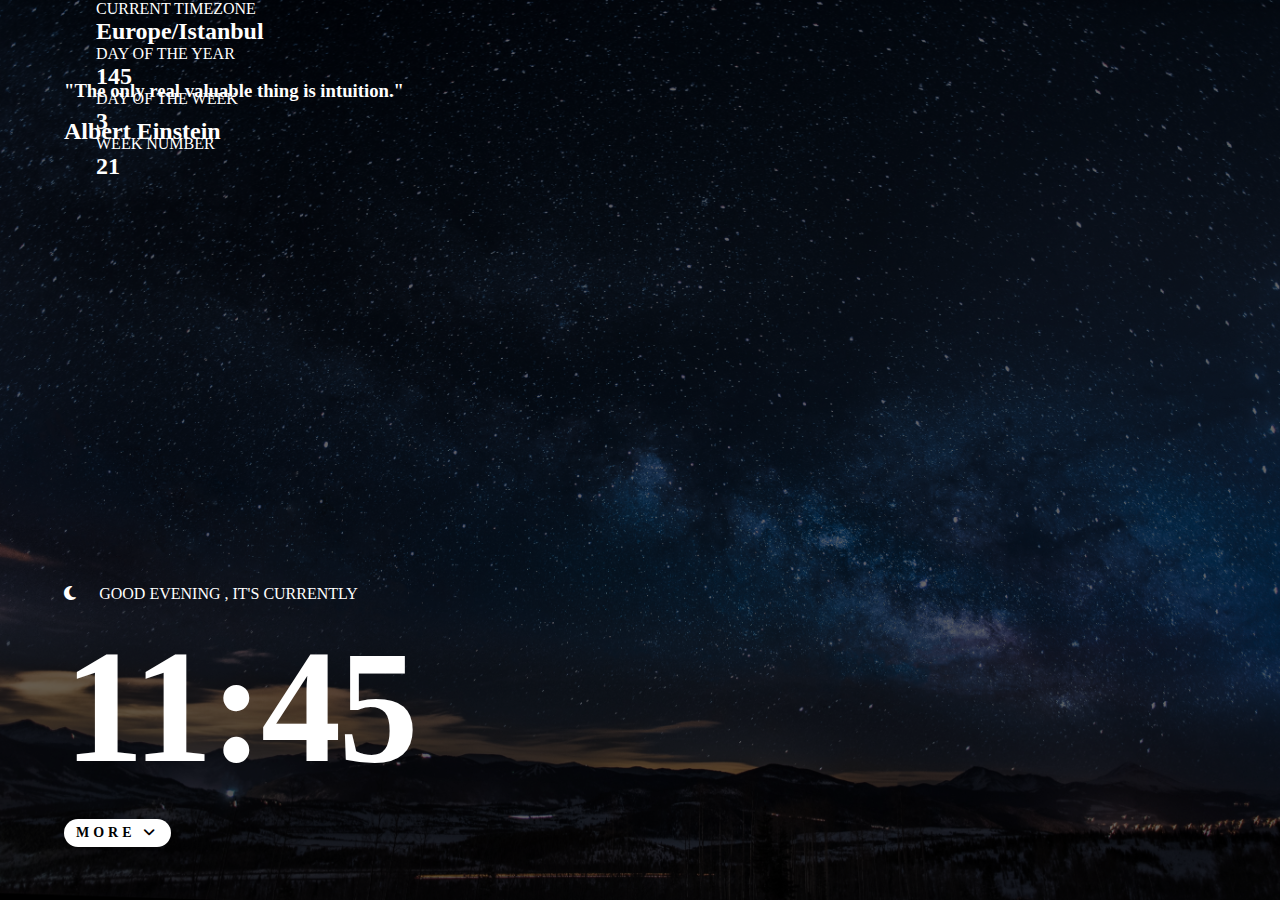
<file: world-clock-app/index.html>
<!DOCTYPE html>
<html lang="en">
  <head>
    <meta charset="UTF-8" />
    <meta http-equiv="X-UA-Compatible" content="IE=edge" />
    <meta name="viewport" content="width=device-width, initial-scale=1.0" />
    <title>World Clock App</title>
    <link rel="stylesheet" href="styles.css" />
    <link
      rel="stylesheet"
      href="https://cdnjs.cloudflare.com/ajax/libs/font-awesome/6.1.1/css/all.min.css"
    />
  </head>
  <body>
    <div class="container section-center">
      <div class="quote">
        <h3 class="quote-info">"The only real valuable thing is intuition."</h3>
        <h2 class="quote-owner">Albert Einstein</h2>
      </div>
      <article class="time section-center">
        <div class="time-message">
          <span><i class="fa-solid fa-moon"></i></span>
          <p>GOOD EVENING , IT'S CURRENTLY</p>
        </div>
        <div class="time-zone">
          <div class="time-hour-minute">11:45</div>
        </div>
        <div class="time-btn">
          <a href="#" class="btn"
            >MORE <i class="fa-solid fa-angle-down"></i
          ></a>
        </div>
      </article>
      <article class="additional-info">
        <div>
          <p>CURRENT TIMEZONE</p>
          <h2>Europe/Istanbul</h2>
        </div>
        <div>
          <p>DAY OF THE YEAR</p>
          <h2>145</h2>
        </div>
        <div>
          <p>DAY OF THE WEEK</p>
          <h2>3</h2>
        </div>
        <div>
          <p>WEEK NUMBER</p>
          <h2>21</h2>
        </div>
      </article>
    </div>
  </body>
  <script src="./app.js"></script>
</html>
</file>
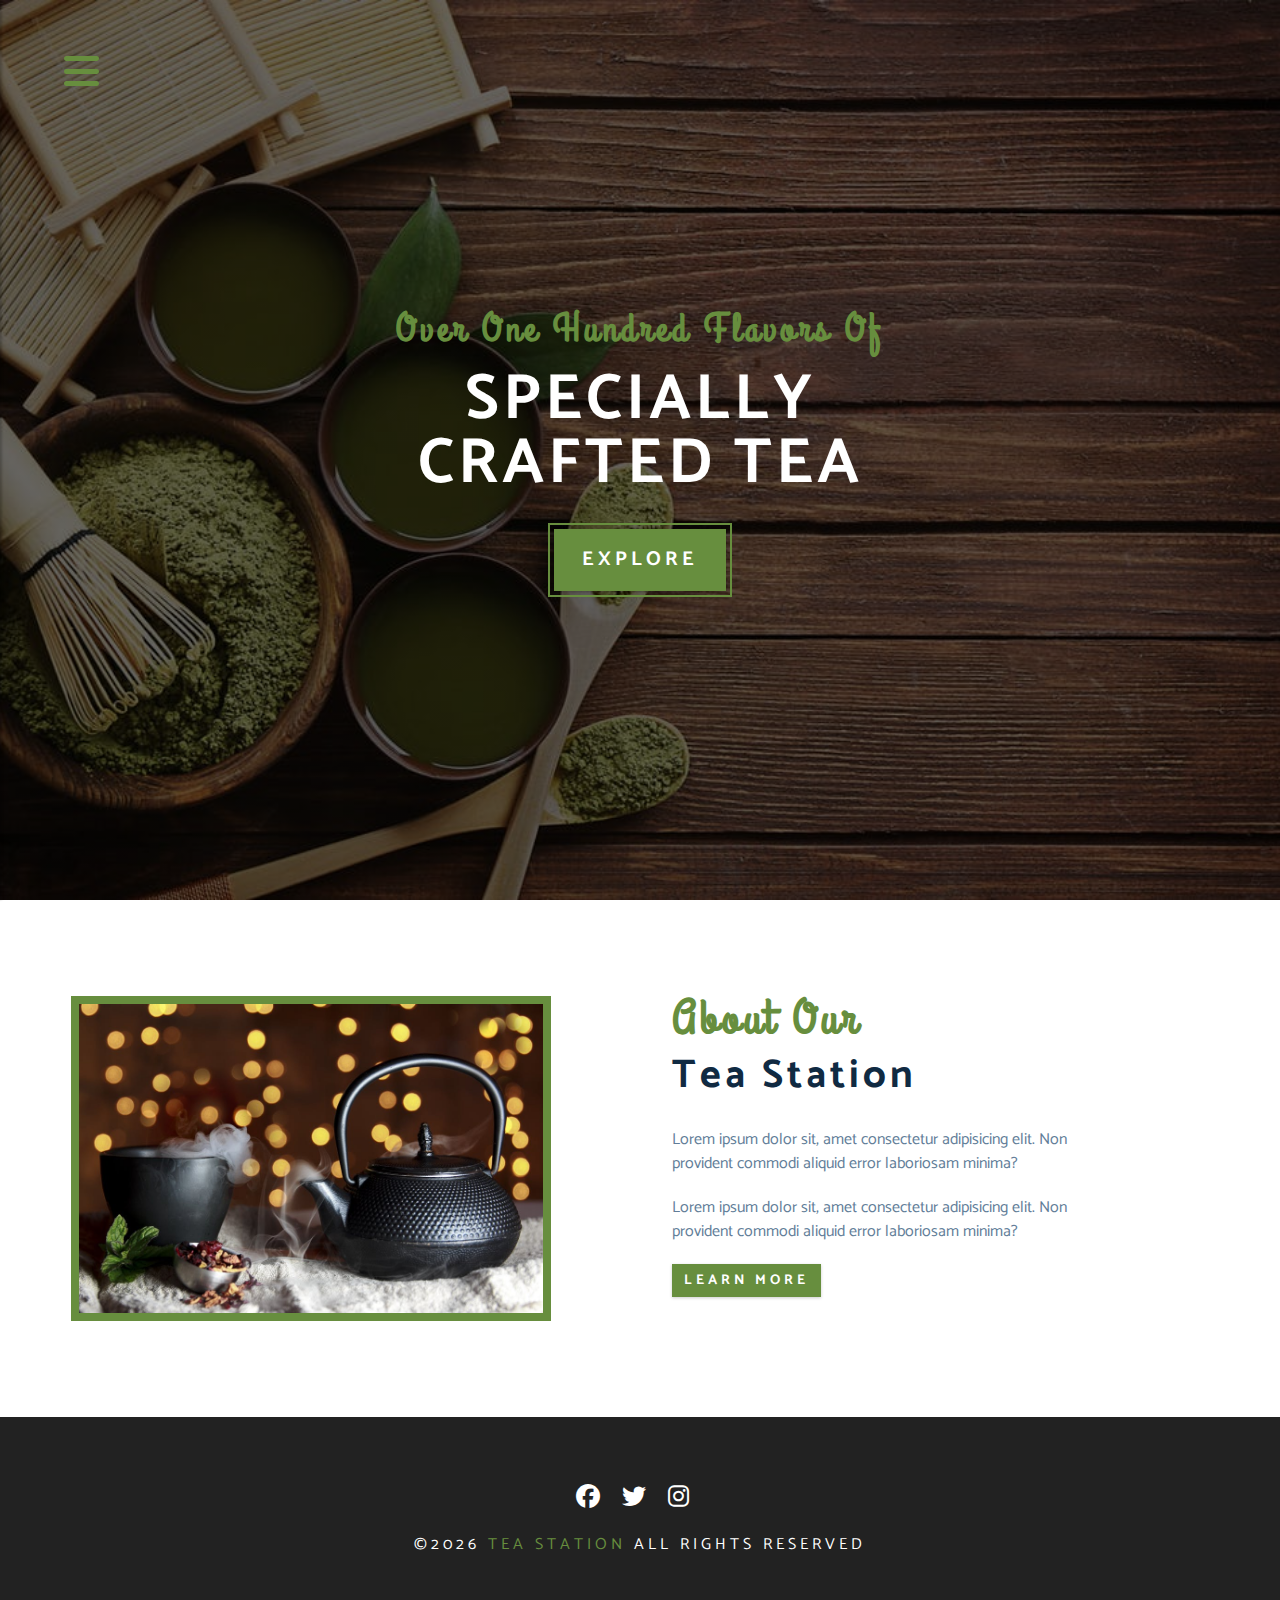
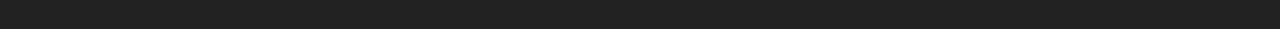
<file: tea-station/about.html>
<!DOCTYPE html>
<html lang="en">
  <head>
    <meta charset="UTF-8" />
    <meta name="viewport" content="width=device-width, initial-scale=1.0" />
    <meta http-equiv="X-UA-Compatible" content="ie=edge" />
    <title>Tea Station || About</title>
    <!-- font-awesome -->
    <link
      rel="stylesheet"
      href="https://cdnjs.cloudflare.com/ajax/libs/font-awesome/6.1.1/css/all.min.css"
    />
    <!-- custom css -->
    <link rel="stylesheet" href="./css/styles.css" />
  </head>
  <body>
    <!-- navbar -->
    <span class="nav-btn">
      <i class="fas fa-bars" id="nav-btn"></i>
    </span>
    <nav class="navbar" id="navbar">
      <div class="navbar-header">
        <span class="nav-close" id="nav-close">
          <i class="fas fa-times"></i>
        </span>
      </div>
      <ul class="nav-items">
        <li><a href="index.html" class="nav-link">home</a></li>
        <li><a href="skills.html" class="nav-link">skills</a></li>
        <li><a href="about.html" class="nav-link">about</a></li>
        <li><a href="products.html" class="nav-link">products</a></li>
      </ul>
    </nav>
    <!-- header -->
    <header class="header">
      <div class="banner">
        <h2>Over one hundred flavors of</h2>
        <h1>
          specially <br />
          crafted tea
        </h1>
        <a href="skills.html" class="btn banner-btn">explore</a>
      </div>
    </header>
    <!-- end of header -->
    <!-- about -->
    <section>
      <div class="section-center clearfix">
        <!-- about img -->
        <article class="about-img">
          <div class="about-picture-container">
            <img
              src="./images/about-bcg.jpeg"
              alt="tea-kettle"
              class="about-picture"
            />
          </div>
        </article>
        <!-- about info -->
        <article class="about-info">
          <!-- section-title -->
          <div class="section-title">
            <h3>about our</h3>
            <h2>tea station</h2>
          </div>
          <!-- end of section-title -->
          <p class="about-text">
            Lorem ipsum dolor sit, amet consectetur adipisicing elit. Non
            provident commodi aliquid error laboriosam minima?
          </p>
          <p class="about-text">
            Lorem ipsum dolor sit, amet consectetur adipisicing elit. Non
            provident commodi aliquid error laboriosam minima?
          </p>
          <a href="about.html" class="btn">learn more</a>
        </article>
      </div>
    </section>
    <!-- end of about -->
    <!-- footer -->
    <footer class="footer">
      <div class="section-center">
        <div class="social-icons">
          <a href="#" class="social-icon">
            <i class="fa-brands fa-facebook"></i>
          </a>
          <a href="#" class="social-icon">
            <i class="fa-brands fa-twitter"></i>
          </a>
          <a href="#" class="social-icon">
            <i class="fa-brands fa-instagram"></i>
          </a>
        </div>
        <h4 class="footer-text">
          &copy;<span id="date"></span>
          <span class="company">tea station</span>
          all rights reserved
        </h4>
      </div>
    </footer>
    <script src="app.js"></script>
  </body>
</html>
</file>
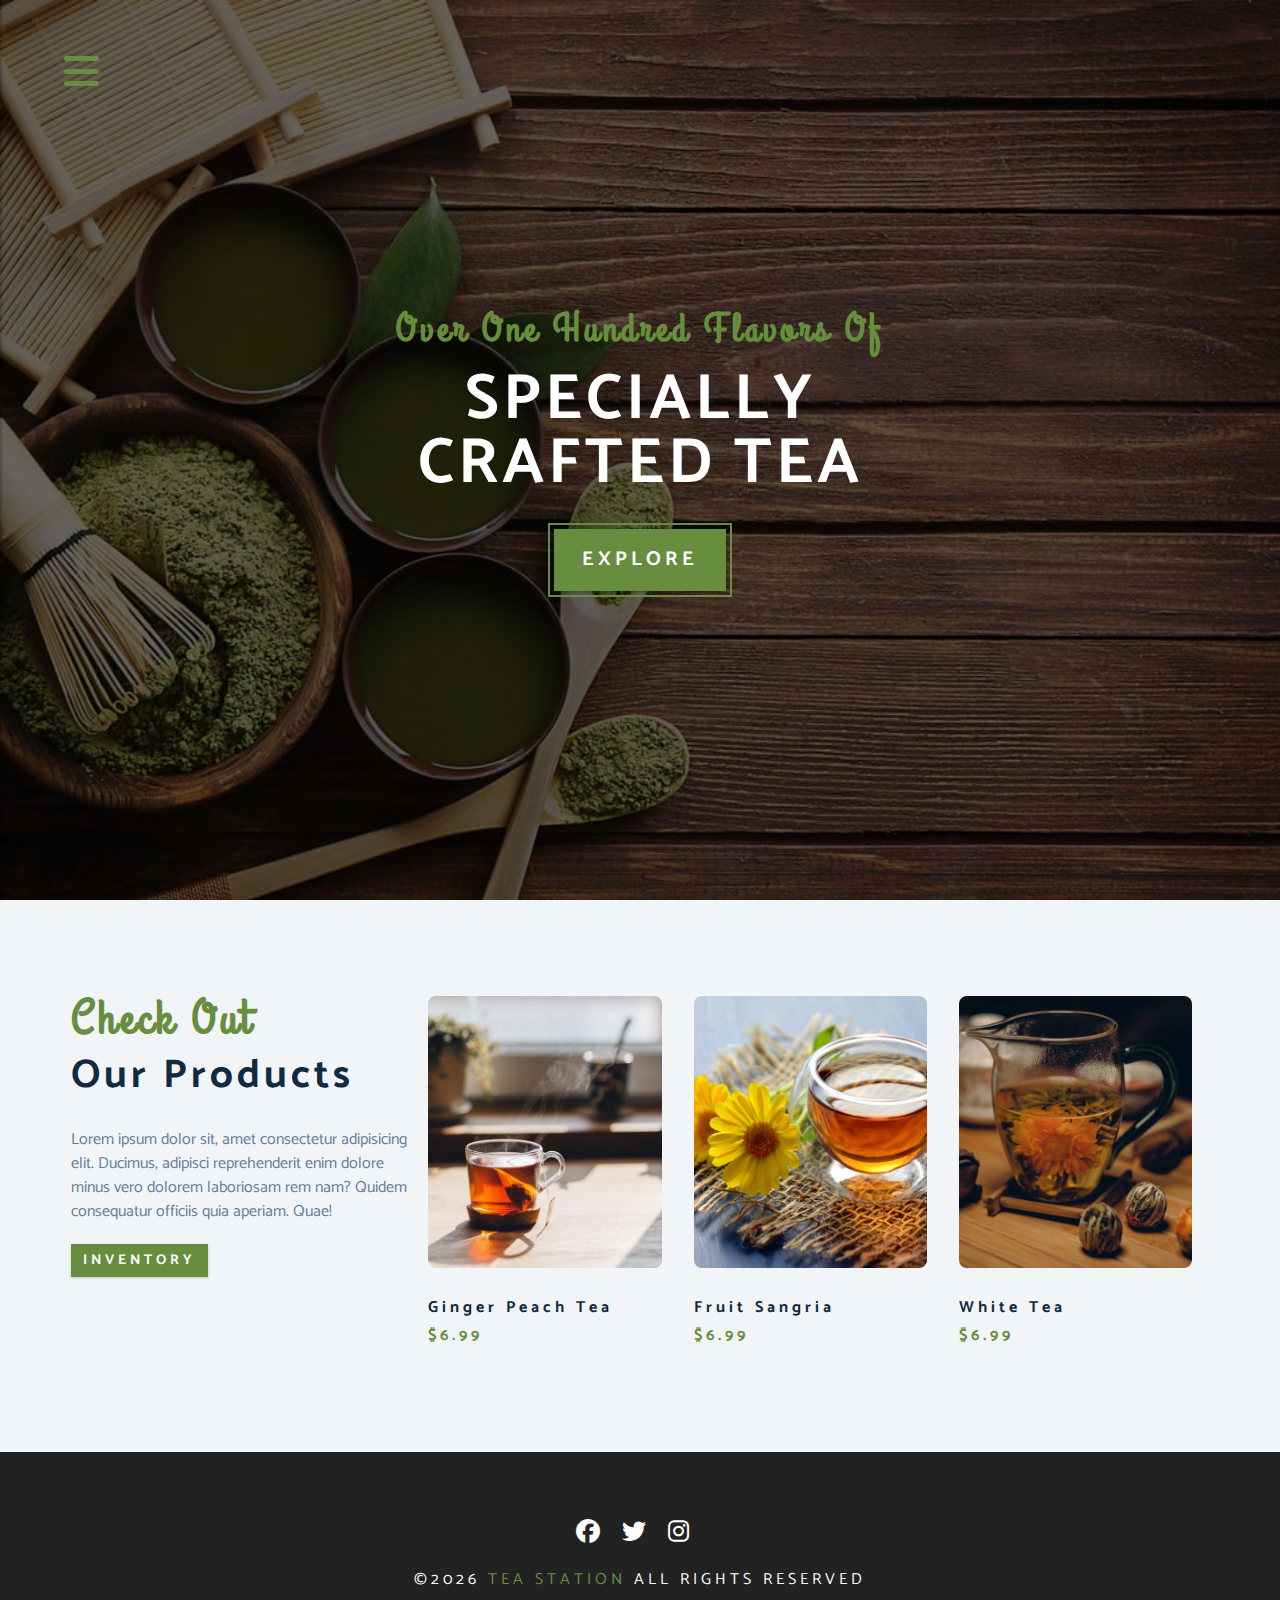
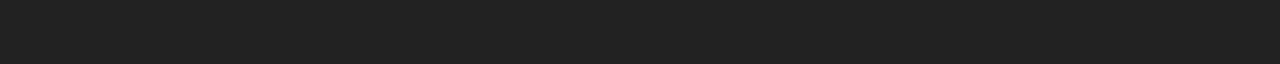
<file: tea-station/products.html>
<!DOCTYPE html>
<html lang="en">
  <head>
    <meta charset="UTF-8" />
    <meta name="viewport" content="width=device-width, initial-scale=1.0" />
    <meta http-equiv="X-UA-Compatible" content="ie=edge" />
    <title>Tea Station || Products</title>
    <!-- font-awesome -->
    <link
      rel="stylesheet"
      href="https://cdnjs.cloudflare.com/ajax/libs/font-awesome/6.1.1/css/all.min.css"
    />
    <!-- custom css -->
    <link rel="stylesheet" href="./css/styles.css" />
  </head>
  <body>
    <!-- navbar -->
    <span class="nav-btn">
      <i class="fas fa-bars" id="nav-btn"></i>
    </span>
    <nav class="navbar" id="navbar">
      <div class="navbar-header">
        <span class="nav-close" id="nav-close">
          <i class="fas fa-times"></i>
        </span>
      </div>
      <ul class="nav-items">
        <li><a href="index.html" class="nav-link">home</a></li>
        <li><a href="skills.html" class="nav-link">skills</a></li>
        <li><a href="about.html" class="nav-link">about</a></li>
        <li><a href="products.html" class="nav-link">products</a></li>
      </ul>
    </nav>
    <!-- header -->
    <header class="header">
      <div class="banner">
        <h2>Over one hundred flavors of</h2>
        <h1>
          specially <br />
          crafted tea
        </h1>
        <a href="skills.html" class="btn banner-btn">explore</a>
      </div>
    </header>
    <!-- end of header -->
    <!-- products -->
    <section class="products">
      <div class="section-center clearfix">
        <!-- products info -->
        <article class="products-info">
          <!-- section-title -->
          <div class="section-title">
            <h3>check out</h3>
            <h2>our products</h2>
          </div>
          <!-- end of section-title -->
          <p class="product-text">
            Lorem ipsum dolor sit, amet consectetur adipisicing elit. Ducimus,
            adipisci reprehenderit enim dolore minus vero dolorem laboriosam rem
            nam? Quidem consequatur officiis quia aperiam. Quae!
          </p>
          <a href="products.html" class="btn">inventory</a>
        </article>
        <!-- products inverntory -->
        <article class="products-inventory clearfix">
          <!-- single product -->
          <div class="product">
            <img
              src="./images/product-1.jpeg"
              alt="single-product"
              class="product-img"
            />
            <h4 class="product-title">ginger peach tea</h4>
            <h4 class="product-price">$6.99</h4>
          </div>
          <!-- end of single product -->
          <!-- single product -->
          <div class="product">
            <img
              src="./images/product-2.jpeg"
              alt="single-product"
              class="product-img"
            />
            <h4 class="product-title">fruit sangria</h4>
            <h4 class="product-price">$6.99</h4>
          </div>
          <!-- end of single product -->
          <!-- single product -->
          <div class="product">
            <img
              src="./images/product-3.jpeg"
              alt="single-product"
              class="product-img"
            />
            <h4 class="product-title">white tea</h4>
            <h4 class="product-price">$6.99</h4>
          </div>
          <!-- end of single product -->
        </article>
      </div>
    </section>
    <!-- end of products -->
    <!-- footer -->
    <footer class="footer">
      <div class="section-center">
        <div class="social-icons">
          <a href="#" class="social-icon">
            <i class="fa-brands fa-facebook"></i>
          </a>
          <a href="#" class="social-icon">
            <i class="fa-brands fa-twitter"></i>
          </a>
          <a href="#" class="social-icon">
            <i class="fa-brands fa-instagram"></i>
          </a>
        </div>
        <h4 class="footer-text">
          &copy;<span id="date"></span>
          <span class="company">tea station</span>
          all rights reserved
        </h4>
      </div>
    </footer>
    <script src="app.js"></script>
  </body>
</html>
</file>
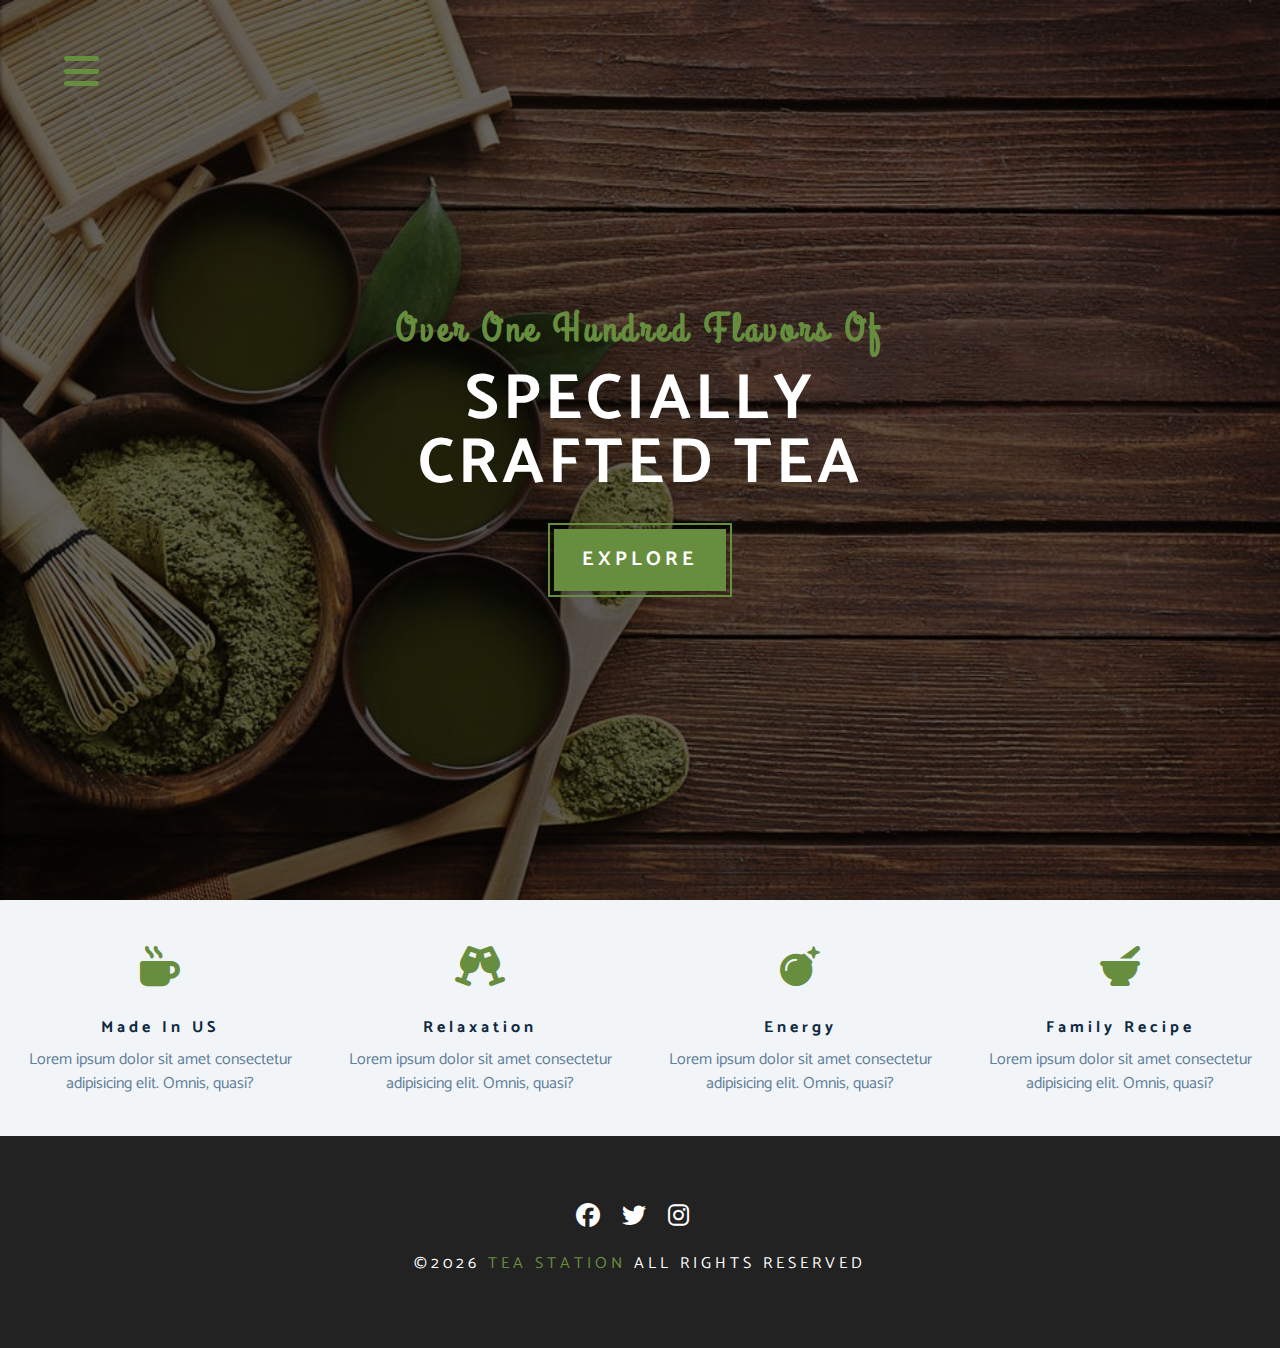
<file: tea-station/skills.html>
<!DOCTYPE html>
<html lang="en">
  <head>
    <meta charset="UTF-8" />
    <meta name="viewport" content="width=device-width, initial-scale=1.0" />
    <meta http-equiv="X-UA-Compatible" content="ie=edge" />
    <title>Tea Station || Skills</title>
    <!-- font-awesome -->
    <link
      rel="stylesheet"
      href="https://cdnjs.cloudflare.com/ajax/libs/font-awesome/6.1.1/css/all.min.css"
    />
    <!-- custom css -->
    <link rel="stylesheet" href="./css/styles.css" />
  </head>
  <body>
    <!-- navbar -->
    <span class="nav-btn">
      <i class="fas fa-bars" id="nav-btn"></i>
    </span>
    <nav class="navbar" id="navbar">
      <div class="navbar-header">
        <span class="nav-close" id="nav-close">
          <i class="fas fa-times"></i>
        </span>
      </div>
      <ul class="nav-items">
        <li><a href="index.html" class="nav-link">home</a></li>
        <li><a href="skills.html" class="nav-link">skills</a></li>
        <li><a href="about.html" class="nav-link">about</a></li>
        <li><a href="products.html" class="nav-link">products</a></li>
      </ul>
    </nav>
    <!-- header -->
    <header class="header">
      <div class="banner">
        <h2>Over one hundred flavors of</h2>
        <h1>
          specially <br />
          crafted tea
        </h1>
        <a href="skills.html" class="btn banner-btn">explore</a>
      </div>
    </header>
    <!-- end of header -->
    <!-- skills section -->
    <section class="skills clearfix">
      <!-- single skill -->
      <article class="skill">
        <span class="skill-icon">
          <i class="fa-solid fa-mug-hot"></i>
        </span>
        <h4 class="skill-title">made in US</h4>
        <p class="skill-text">
          Lorem ipsum dolor sit amet consectetur adipisicing elit. Omnis, quasi?
        </p>
      </article>
      <!-- end of single skill -->
      <!-- single skill -->
      <article class="skill">
        <span class="skill-icon">
          <i class="fa-solid fa-glass-cheers"></i>
        </span>
        <h4 class="skill-title">relaxation</h4>
        <p class="skill-text">
          Lorem ipsum dolor sit amet consectetur adipisicing elit. Omnis, quasi?
        </p>
      </article>
      <!-- end of single skill -->
      <!-- single skill -->
      <article class="skill">
        <span class="skill-icon">
          <i class="fa-solid fa-bomb"></i>
        </span>
        <h4 class="skill-title">energy</h4>
        <p class="skill-text">
          Lorem ipsum dolor sit amet consectetur adipisicing elit. Omnis, quasi?
        </p>
      </article>
      <!-- end of single skill -->
      <!-- single skill -->
      <article class="skill">
        <span class="skill-icon">
          <i class="fa-solid fa-mortar-pestle"></i>
        </span>
        <h4 class="skill-title">family recipe</h4>
        <p class="skill-text">
          Lorem ipsum dolor sit amet consectetur adipisicing elit. Omnis, quasi?
        </p>
      </article>
      <!-- end of single skill -->
    </section>
    <!-- end of skills section -->
    <!-- footer -->
    <footer class="footer">
      <div class="section-center">
        <div class="social-icons">
          <a href="#" class="social-icon">
            <i class="fa-brands fa-facebook"></i>
          </a>
          <a href="#" class="social-icon">
            <i class="fa-brands fa-twitter"></i>
          </a>
          <a href="#" class="social-icon">
            <i class="fa-brands fa-instagram"></i>
          </a>
        </div>
        <h4 class="footer-text">
          &copy;<span id="date"></span>
          <span class="company">tea station</span>
          all rights reserved
        </h4>
      </div>
    </footer>
    <script src="app.js"></script>
  </body>
</html>
</file>
<file: 3-column-preview-card-component-main/styles.css>
@import url('https://fonts.googleapis.com/css2?family=Big+Shoulders+Display:wght@700&family=Lexend+Deca&display=swap');

:root {
 --clr-bright-orange: hsl(31, 77%, 52%);
 --clr-dark-cyan: hsl(184, 100%, 22%);
 --clr-very-dark-cyan: hsl(179, 100%, 13%);
 --clr-paragraphs: hsla(0, 0%, 100%, 0.75);
 --clr-buttons-headings-background: hsl(0, 0%, 95%);
 --border-radius: 2rem;
}

* {
 margin: 0;
 padding: 0;
 box-sizing: border-box;
}

body {
 background: var(--clr-buttons-headings-background);
 font-family: "Lexend Deca";
}

.title {
 color: var(--clr-buttons-headings-background);
 text-transform: uppercase;
 font-weight: 700;
 margin-top: 1rem;
 font-family: "Big Shoulders";
}

.description {
 color: var(--clr-paragraphs);
 margin-top: 1rem;
}

button {
 border-radius: var(--border-radius);
 padding: 0.75rem 1rem;
 margin-top: 1rem;
 border: none;
 text-transform: uppercase;
 background: var(--clr-buttons-headings-background);
 cursor: pointer;
 font-weight: 700;
}

.container {
 margin: 2rem 4rem;
}

.sedans {
 background: var(--clr-bright-orange);
 padding: 2rem 4rem;
}

.sedans button {
 color: var(--clr-bright-orange);

}

.suvs {
 background: var(--clr-dark-cyan);
 padding: 2rem 4rem;
}

.suvs button {
 color: var(--clr-dark-cyan);
}

.luxury {
 background: var(--clr-very-dark-cyan);
 padding: 2rem 4rem;
}

.luxury button {
 color: var(--clr-very-dark-cyan);
}


@media screen and (min-width:992px) {
 .container {
  display: flex;
  flex-direction: row;
  justify-content: center;
 }

 .sedans,
 .suvs,
 .luxury {
  max-width: 350px;
  height: 60vh;
 }

 .title {
  margin-top: 4rem;
 }

 .description {
  margin-top: 4rem;
 }

 button {
  margin-top: 4rem;
 }
}
</file>
<file: article-preview-component-master/styles.css>
@import url('https://fonts.googleapis.com/css2?family=Inter:wght@400;700&family=Manrope:wght@500;700&display=swap');

:root {
 --clr-very-dark-grayish-blue: hsl(217, 19%, 35%);
 --clr-desaturated-dark-blue: hsl(214, 17%, 51%);
 --clr-grayish-blue: hsl(212, 23%, 69%);
 --clr-light-grayish-blue: hsl(210, 46%, 95%);
 --line-height: 1.2;
 --transition: all 0.3s linear;
 --border-radius: 0.75rem;
}

* {
 padding: 0;
 margin: 0;
 box-sizing: border-box;
}

body {
 background: var(--clr-grayish-blue);
}

img {
 display: block;
 width: 100%;
}

ul {
 list-style-type: none;
}

/* <== container ==> */

.container {
 width: 85vw;
 margin: 3rem auto;
 border-radius: var(--border-radius);
 background: var(--clr-light-grayish-blue);
}

.img-main {
 border-top-left-radius: var(--border-radius);
 border-top-right-radius: var(--border-radius);
}

/* <== info ==> */

.info-container {
 padding: 3.2rem;
}

.info-title {
 color: var(--clr-very-dark-grayish-blue);
 margin-bottom: 1.2rem;
 font-weight: 700;
 line-height: var(--line-height);
}

.info-person {
 display: flex;
 justify-content: space-between;
 align-items: center;
}

.info-details {
 color: var(--clr-desaturated-dark-blue);
 font-weight: 500;
 line-height: var(--line-height);
 margin-bottom: 2rem;
}

.info-person img {
 border-radius: 50%;
 width: 4rem;
 height: 4rem;
}

.info-person-name {
 margin-left: -4rem;
 color: var(--clr-very-dark-grayish-blue);
 font-weight: 700;
}

.info-person-name span {
 display: block;
 padding-top: 0.5rem;
 color: var(--clr-desaturated-dark-blue);
 font-weight: 500;
}

.info-button{
 background: var(--clr-desaturated-dark-blue);
 border-radius: 60%;
 padding: 0.5rem;
 color: white;
 cursor: pointer;
}

.share-links{
 display: none;
}

.show{
 display: flex;
}

@media screen and (min-width:768px) {
 .container {
  display: flex;
  max-width: 992px;
 }

 .img-main {
  border-top-left-radius: var(--border-radius);
  border-top-right-radius: 0;
  border-bottom-left-radius: var(--border-radius);
  height: 100%;
  width: 20rem;
 }

 .info-person img {
  margin-right: 1rem;
 }

 .info-person-name {
  color: var(--clr-very-dark-grayish-blue);
  font-weight: 700;
 }
}
</file>
<file: backroads-tour-company/css/styles.css>
/*
=============== 
Fonts
===============
*/
@import url("https://fonts.googleapis.com/css?family=Lato:400,700&display=swap");

/*
=============== 
Variables
===============
*/

:root {
  /* dark shades of primary color*/
  --clr-primary-1: hsl(184, 91%, 17%);
  --clr-primary-2: hsl(185, 84%, 25%);
  --clr-primary-3: hsl(185, 81%, 29%);
  --clr-primary-4: hsl(184, 77%, 34%);
  /* primary/main color */
  --clr-primary-5: hsl(185, 62%, 45%);
  /* lighter shades of primary color */
  --clr-primary-6: hsl(185, 57%, 50%);
  --clr-primary-7: hsl(184, 65%, 59%);
  --clr-primary-8: hsl(184, 80%, 74%);
  --clr-primary-9: hsl(185, 94%, 87%);
  --clr-primary-10: hsl(186, 100%, 94%);
  /* darkest grey - used for headings */
  --clr-grey-1: hsl(209, 61%, 16%);
  --clr-grey-2: hsl(211, 39%, 23%);
  --clr-grey-3: hsl(209, 34%, 30%);
  --clr-grey-4: hsl(209, 28%, 39%);
  /* grey used for paragraphs */
  --clr-grey-5: hsl(210, 22%, 49%);
  --clr-grey-6: hsl(209, 23%, 60%);
  --clr-grey-7: hsl(211, 27%, 70%);
  --clr-grey-8: hsl(210, 31%, 80%);
  --clr-grey-9: hsl(212, 33%, 89%);
  --clr-grey-10: hsl(210, 36%, 96%);
  --clr-white: #fff;
  --ff-primary: "Lato", sans-serif;
  --transition: all 0.3s linear;
  --spacing: 0.25rem;
  --radius: 0.5rem;
  --light-shadow: 0 5px 15px rgba(0, 0, 0, 0.1);
  --dark-shadow: 0 5px 15px rgba(0, 0, 0, 0.2);
}

/*
=============== 
Global Styles
===============
*/

* {
  margin: 0;
  padding: 0;
  box-sizing: border-box;
}

body {
  font-family: var(--ff-primary);
  background: var(--clr-white);
  color: var(--clr-grey-1);
  line-height: 1.5;
  font-size: 0.875rem;
}

ul {
  list-style-type: none;
}

a {
  text-decoration: none;
}

img:not(.nav-logo) {
  width: 100%;
  display: block;
}

h1,
h2,
h3,
h4 {
  letter-spacing: var(--spacing);
  text-transform: capitalize;
  line-height: 1.25;
  margin-bottom: 0.75rem;
}

h1 {
  font-size: 3rem;
}

h2 {
  font-size: 2rem;
}

h3 {
  font-size: 1.25rem;
}

h4 {
  font-size: 0.875rem;
}

p {
  margin-bottom: 1.25rem;
  color: var(--clr-grey-5);
}

@media screen and (min-width: 800px) {
  h1 {
    font-size: 4rem;
  }

  h2 {
    font-size: 2.5rem;
  }

  h3 {
    font-size: 1.75rem;
  }

  h4 {
    font-size: 1rem;
  }

  body {
    font-size: 1rem;
  }

  h1,
  h2,
  h3,
  h4 {
    line-height: 1;
  }
}

/*  global classes */

.btn {
  text-transform: uppercase;
  background: var(--clr-primary-5);
  color: var(--clr-white);
  padding: 0.375rem 0.75rem;
  letter-spacing: var(--spacing);
  display: inline-block;
  /* font-weight: 700; */
  transition: var(--transition);
  font-size: 0.875rem;
  border: 2px solid transparent;
  cursor: pointer;
  box-shadow: 0 1px 3px rgba(0, 0, 0, 0.2);
}

.btn:hover {
  color: var(--clr-primary-1);
  background: var(--clr-primary-8);
}

.section {
  padding: 5rem 0;
}

.section-title {
  text-align: center;
  margin-bottom: 4rem;
}

.section-title h2 {
  text-transform: uppercase;
}

.section-title span {
  color: var(--clr-primary-5);
}

.section-center {
  width: 90vw;
  margin: 0 auto;
  max-width: 1170px;
}

@media screen and (min-width: 992px) {
  .section-center {
    width: 95vw;
  }
}

/*
=============== 
Navbar
===============
*/
.navbar {
  position: fixed;
  top: 0;
  left: 0;
  width: 100%;
  background: var(--clr-white);
  box-shadow: var(--dark-shadow);
  z-index: 2;
}

.nav-icons {
  display: none;
}

.nav-center {
  width: 100%;
  max-width: 1170px;
  margin: 0 auto;
}

.nav-header {
  display: flex;
  justify-content: space-between;
  align-items: center;
  padding: 1rem 2rem;
}

.nav-toggle {
  background: transparent;
  border: transparent;
  font-size: 1.5rem;
  color: var(--clr-primary-5);
  cursor: pointer;
  transition: var(--transition);
}

.nav-toggle:hover {
  transform: scale(1.2);
}

.nav-link {
  display: block;
  padding: 1rem 2rem;
  text-transform: capitalize;
  letter-spacing: var(--spacing);
  transition: var(--transition);
  color: var(--clr-grey-1);
  cursor: pointer;
  font-size: 1rem;
}

.nav-link:hover {
  color: var(--clr-primary-1);
  background: var(--clr-primary-8);
  padding-left: 2.25rem;
}

/* 280px */
.nav-links {
  height: 0;
  overflow: hidden;
  transition: var(--transition);
}

.show-links {
  height: 280px;
}

@media screen and (min-width: 992px) {

  /* hide toggle button */
  .navbar {
    padding: 1rem 2rem;
  }

  .nav-toggle {
    display: none;
  }

  .nav-center {
    display: flex;
    justify-content: space-between;
    align-items: center;
    /* optional */
    flex-wrap: wrap;
  }

  .nav-links {
    height: auto;
    display: flex;
  }

  .nav-header {
    padding: 0 0;
  }

  .nav-link {
    padding: 0 0;
    margin-right: 0.7rem;
  }

  .nav-link:hover {
    padding: 0;
    color: var(--clr-primary-5);
    background: transparent;
  }

  .nav-icons {
    display: flex;
  }

  .nav-icon {
    margin-right: 0.7rem;
    color: var(--clr-primary-5);
    font-size: 1.2rem;
    transition: var(--transition);
  }

  .nav-icon:hover {
    color: var(--clr-primary-8);
  }
}

/*
=============== 
Hero
===============
*/
.hero {
  min-height: 100vh;
  background: var(--clr-primary-5);
  display: flex;
  justify-content: center;
  align-items: center;
}

.hero-banner {
  text-align: center;
  color: var(--clr-white);
  padding: 0 3rem;
}

.hero-banner h1 {
  text-transform: uppercase;
}

.hero-banner p {
  max-width: 35rem;
  margin-left: auto;
  margin-right: auto;
  color: var(--clr-white);
  letter-spacing: var(--spacing);
}

.hero-btn {
  padding: 0.9rem 1.6rem;
  font-size: 1.25rem;
  background: var(--clr-white);
  color: var(--clr-primary-5);
}

.hero-btn:hover {
  background: transparent;
  color: var(--clr-white);
  border-color: var(--clr-white);
}

@media screen and (min-width: 768px) {
  .hero {
    background: linear-gradient(rgb(44, 174, 186, 0.7), rgba(0, 0, 0, 0.7)),
      url("../images/main.jpeg") center/cover no-repeat;
  }

  .hero-banner {
    padding: 0;
  }

  .hero-banner p {
    max-width: 45rem;
  }
}

/*
=============== 
About
===============
*/
/* section add to globals */
/* title add to globals */
/* section center add to globals */
.about-img,
.about-info {
  margin-bottom: 2rem;
}

@media screen and (min-width: 992px) {
  .about-center {
    display: flex;
    justify-content: space-between;
    flex-wrap: wrap;
  }

  .about-img,
  .about-info {
    flex: 0 0 calc(50% - 2rem);
    margin-bottom: 0;
    align-self: center;
  }
}

@media screen and (min-width: 1170px) {
  .about-img::before {
    content: "";
    position: absolute;
    border: 0.5rem solid var(--clr-primary-5);
    width: 100%;
    height: 100%;
    box-sizing: border-box;
    top: -1.5rem;
    left: -1.5rem;
    /* z-index: -1; */
  }

  .about-img {
    position: relative;
  }

  .about-photo {
    position: relative;
  }
}

/*
=============== 
Services
===============
*/
.services {
  background: var(--clr-grey-10);
}

.service {
  text-align: center;
  margin-bottom: 3rem;
}

.service-icon {
  background: var(--clr-primary-5);
  color: var(--clr-primary-1);
  padding: 0.5rem;
  display: inline-block;
  font-size: 2rem;
  margin-bottom: 1.5rem;
}

.service-text {
  max-width: 20rem;
  margin-left: auto;
  margin-right: auto;
}

@media screen and (min-width: 576px) {
  .services-center {
    display: flex;
    justify-content: space-between;
    flex-wrap: wrap;
  }

  .service {
    flex: 0 0 calc(50% - 1rem);
    margin-bottom: 1rem;
  }
}

@media screen and (min-width: 992px) {
  .service {
    flex: 0 0 calc(33.333% - 1rem);
  }
}

@media screen and (min-width: 1170px) {
  .service {
    display: flex;
    text-align: left;
  }

  .service-icon {
    align-self: start;
  }

  .service-info {
    padding-left: 1rem;
  }

  .service-title {
    margin-bottom: 0.5rem;
  }
}

/*
=============== 
Featured Tours
===============
*/
.tour-card {
  transition: var(--transition);
  background: var(--clr-grey-10);
  box-shadow: var(--light-shadow);
  margin-bottom: 2rem;
}

.tour-card:hover {
  box-shadow: var(--dark-shadow);
  transform: scale(1.02);
}

.tour-img-container {
  position: relative;
}

.tour-img {
  height: 15rem;
  object-fit: cover;
}

.tour-date {
  position: absolute;
  right: 0;
  bottom: 0;
  background: var(--clr-primary-8);
  margin-bottom: 0;
  color: var(--clr-primary-1);
  text-transform: capitalize;
  padding: 0.25rem 0.5rem;
}

.tour-info {
  padding: 1.25rem 1.5rem;
}

/* extra css */
.tour-title {
  display: flex;
  justify-content: space-between;
  flex-wrap: wrap;
}

.tour-title p,
.tour-title h4 {
  margin-bottom: 0.75rem;
  line-height: 1.25;
}

.tour-title p {
  color: var(--clr-grey-7);
}

.tour-footer {
  display: flex;
  justify-content: space-between;
  flex-wrap: wrap;
  align-items: center;
}

.tour-footer p {
  line-height: 0;
  margin-bottom: 0;
  text-transform: capitalize;
  color: var(--clr-primary-5);
}

.tour-btn {
  text-align: center;
}

@media screen and (min-width: 768px) {
  .featured-center {
    display: flex;
    flex-wrap: wrap;
    justify-content: space-between;
  }

  .tour-card {
    flex: 0 0 calc(50% - 2rem);
  }
}

@media screen and (min-width: 1170px) {
  .tour-card {
    flex: 0 0 calc(33.333% - 2rem);
  }
}

/*
=============== 
Contact
===============
*/
.contact {
  background: var(--clr-primary-5);
}

.contact-title {
  color: var(--clr-white);
}

.contact-title p {
  color: var(--clr-primary-8);
}

.contact-form {
  display: flex;
  max-width: 28rem;
}

.form-control {
  flex: 1 1 auto;
  color: var(--clr-grey-5);
}

.form-control,
.btn-submit {
  padding: 0.375rem 0.75rem;
  font-size: 1rem;
  line-height: 1.5;
  font-weight: 300;
  letter-spacing: var(--spacing);
  background: var(--clr-white);
  text-transform: capitalize;
  border: transparent;
}

.form-control::placeholder {
  color: inherit;
}

.btn-submit {
  font-family: var(--ff-primary);
  margin-left: 0.5rem;
  background: var(--clr-primary-8);
  color: var(--clr-primary-1);
  cursor: pointer;
  transition: var(--transition);
}

.btn-submit:hover {
  background: var(--clr-primary-1);
  color: var(--clr-primary-5);
}

@media screen and (min-width: 992px) {
  .contact-center {
    display: flex;
    flex-wrap: wrap;
    justify-content: space-between;
  }

  .contact-form {
    align-self: flex-start;
    flex: 1 1 auto;
    max-width: 100%;
    padding-left: 2rem;
  }
}

/*
=============== 
Gallery
===============
*/
.gallery-img-container {
  position: relative;
  background: var(--clr-primary-5);
}

.gallery-icon {
  position: absolute;
  top: 50%;
  left: 50%;
  font-size: 2rem;
  transform: translate(-50%, -50%);
  color: var(--clr-white);
  opacity: 0;
  cursor: pointer;
  transition: var(--transition);
}

.gallery-img {
  height: 17rem;
  object-fit: cover;
  transition: var(--transition);
}

.gallery-img-container:hover .gallery-img {
  opacity: 0.5;
}

.gallery-img-container:hover .gallery-icon {
  opacity: 1;
}

@media screen and (min-width: 768px) {
  .gallery-center {
    display: flex;
    flex-wrap: wrap;
  }

  .gallery-img-container {
    flex: 0 0 50%;
  }
}

@media screen and (min-width: 992px) {
  .gallery-img-container {
    flex: 0 0 25%;
  }
}

/*
=============== 
Footer
===============
*/
.footer {
  background: var(--clr-grey-1);
  text-align: center;
  padding-left: 2rem;
  padding-right: 2rem;
}

.footer-links,
.footer-icons {
  display: flex;
  justify-content: center;
  margin-bottom: 1.5rem;
  flex-wrap: wrap;
}

.footer-link {
  color: var(--clr-white);
  text-transform: capitalize;
  font-size: 1rem;
  margin-right: 1rem;
  letter-spacing: var(--spacing);
  transition: var(--transition);
}

.footer-link:hover {
  color: var(--clr-primary-5);
}

.footer-icon {
  font-size: 2rem;
  margin-right: 1rem;
  color: var(--clr-primary-8);
  transition: var(--transition);
}

.footer-icon:hover {
  color: var(--clr-primary-5);
}

.copyright {
  text-transform: capitalize;
  letter-spacing: var(--spacing);
  color: var(--clr-white);
}
</file>
<file: nft-preview-card-component-main/style.css>
:root {
  --clr-very-dark-blue-main-bg: hsl(217, 54%, 11%);
  --clr-very-dark-blue-card-bg: hsl(216, 50%, 16%);
  --clr-very-dark-blue-line: hsl(215, 32%, 27%);
  --clr-white: hsl(0, 0%, 100%);
  --border-radius: 1rem;
}

*,
::after,
::before {
  margin: 0;
  padding: 0;
  box-sizing: border-box;
}
body {
  font-family: -apple-system, BlinkMacSystemFont, 'Segoe UI', Roboto, Oxygen,
    Ubuntu, Cantarell, 'Open Sans', 'Helvetica Neue', sans-serif;
  background-color: var(--clr-very-dark-blue-main-bg);
  font-size: 18px;
  color: var(--clr-white);
}

.container {
  min-height: 100vh;
  display: grid;
  place-items: center;
}

.card {
  display: flex;
  flex-direction: column;
  background-color: var(--clr-very-dark-blue-card-bg);
  border-radius: var(--border-radius);
  padding: 20px;
  width: 400px;
}

img {
  display: block;
  border-radius: var(--border-radius);
}

.title {
  color: var(--clr-white);
  margin: 1rem 0;
}

.description {
  color: var(--clr-very-dark-blue-line);
  margin: 1rem 0;
}

.price-time-section {
  display: flex;
  justify-content: space-between;
  color: var(--clr-very-dark-blue-line);
}

.price-time-section span {
  display: flex;
}

hr.line {
  border: 0;
  height: 1px;
  color: var(--clr-very-dark-blue-line);
  background-color: var(--clr-very-dark-blue-line);
  margin: 2rem 0;
}

.avatar-section {
  display: flex;
  flex-direction: row;
  justify-content: flex-start;
  align-items: center;
}

.avatar-section img {
  width: 10%;
  margin-right: 1.5rem;
  outline: var(--clr-very-dark-blue-line) solid;
}
</file>
<file: order-summary-component-main/style.css>
:root {
  --clr-pale-blue: hsl(225, 100%, 94%);
  --clr-bright-blue: hsl(245, 75%, 52%);
  --clr-very-pale-blue: hsl(225, 100%, 98%);
  --clr-desurated-blue: hsl(224, 23%, 55%);
  --clr-dark-blue: hsl(223, 47%, 23%);
  --clr-white: hsl(0, 0%, 100%);
}

*,
::after,
::before {
  margin: 0;
  padding: 0;
  box-sizing: border-box;
}

body {
  font-family: -apple-system, BlinkMacSystemFont, 'Segoe UI', Roboto, Oxygen,
    Ubuntu, Cantarell, 'Open Sans', 'Helvetica Neue', sans-serif;
  line-height: 1.5;
  font-size: 0.875rem;
  background: no-repeat top/100% var(--clr-very-pale-blue)
    url('images/pattern-background-desktop.svg');
}

.container {
  min-height: 100vh;
  display: grid;
  place-items: center;
}

img {
  display: block;
  width: 100%;
  border-radius: 2rem 2rem 0 0;
}
.card {
  display: flex;
  flex-direction: column;
  gap: 1rem;
  text-align: center;
  width: 400px;
  background-color: var(--clr-white);
  border: 1px solid white;
  border-radius: 2rem;
}

.card-info {
  padding: 1rem 2rem 2rem 2rem;
}

.description {
  margin-top: 1rem;
}

.plan-section {
  display: flex;
  justify-content: space-between;
  align-items: center;
  margin-top: 2rem;
}

.plan-section img {
  width: 3rem;
}

.plan-pricing {
  flex: 1;
  margin-left: 1px;
}

.plan-type {
  display: block;
}

.change-button {
  text-decoration: none;
  cursor: pointer;
  color: var(--clr-bright-blue);
}

.proceed-button {
  width: 100%;
  height: 2rem;
  background-color: var(--clr-bright-blue);
  color: var(--clr-white);
  border: none;
  border-radius: 0.5rem;
  margin-top: 2rem;
  cursor: pointer;
  font-weight: bold;
  letter-spacing: 1px;
  font-size: medium;
  padding: 2px 2px;
}

.cancel-button {
  width: 100%;
  height: 2rem;
  border: none;
  border-radius: 0.5rem;
  margin-top: 1rem;
  cursor: pointer;
  font-weight: bold;
  letter-spacing: 1px;
  font-size: medium;
  padding: 2px 2px;
  background-color: var(--clr-white);
}
</file>
<file: rating-component/style.css>
:root {
  --clr-very-dark-gray: hsl(216, 12%, 8%);
  --clr-dark-gray: hsl(213, 19%, 18%);
  --clr-medium-dark-gray: hsl(216, 12%, 54%);
  --clr-light-gray: hsl(217, 12%, 63%);
  --clr-white: hsl(0, 0%, 100%);
  --clr-orange: hsl(25, 97%, 53%);
}

*,
::after,
::before {
  margin: 0;
  padding: 0;
  box-sizing: border-box;
}
body {
  font-family: -apple-system, BlinkMacSystemFont, 'Segoe UI', Roboto, Oxygen,
    Ubuntu, Cantarell, 'Open Sans', 'Helvetica Neue', sans-serif;
  background-color: var(--clr-very-dark-gray);
  line-height: 1.5;
  font-size: 0.875rem;
}
ul {
  list-style-type: none;
}
a {
  text-decoration: none;
}
h1,
h2,
h3,
h4 {
  text-transform: capitalize;
  line-height: 1.25;
  margin-bottom: 0.75rem;
}
h1 {
  font-size: 2.25rem;
}
h2 {
  font-size: 2rem;
}
h3 {
  font-size: 1.25rem;
}
h4 {
  font-size: 0.875rem;
}
p {
  margin-bottom: 1.25rem;
}
@media screen and (min-width: 800px) {
  h1 {
    font-size: 3rem;
  }
  h2 {
    font-size: 2.5rem;
  }
  h3 {
    font-size: 1.75rem;
  }
  h4 {
    font-size: 1rem;
  }
  body {
    font-size: 1rem;
    background-color: var(--clr-very-dark-gray);
  }
  h1,
  h2,
  h3,
  h4 {
    line-height: 1;
  }
}

.card {
  background-color: var(--clr-dark-gray);
  width: 400px;
  display: flex;
  flex-direction: column;
  border-radius: 1rem;
  padding: 20px 20px;
  position: absolute;
  left: 50%;
  top: 50%;
  transform: translate(-50%, -50%);
}

.rating {
  display: flex;
  flex-direction: row;
  justify-content: space-between;
}

.rating p {
  background-color: var(--clr-medium-dark-gray);
  color: var(--clr-orange);
  border-radius: 50%;
  width: 2rem;
  height: 2rem;
  text-align: center;
  vertical-align: middle;
}

.desc {
  color: var(--clr-light-gray);
}

.title {
  color: var(--clr-white);
}

.btn {
  background-color: var(--clr-orange);
  color: var(--clr-white);
  border-radius: 1rem;
  border: none;
  padding: 10px;
}

.fa-star {
  border-radius: 50%;
  width: 2rem;
  height: 2rem;
  background-color: var(--clr-medium-dark-gray);
  color: var(--clr-orange);
  margin-bottom: 2rem;
  text-align: center;
}
</file>
<file: stats-preview-card-component-main/style.css>
@import url('https://fonts.googleapis.com/css2?family=Inter:wght@400;700&family=Lexend+Deca:wght@400;700&display=swap');



:root {
  --clr-very-dark-blue: hsl(233, 47%, 7%);
  --clr-desaturated-blue: hsl(244, 38%, 16%);
  --clr-soft-violet: hsl(277, 64%, 61%);
  --clr-white: hsl(0, 0%, 100%);
  --clr-white-paraghraps: hsla(0, 0%, 100%, 0.75);
  --clr-white-header: hsla(0, 0%, 100%, 0.6);
  --ff-primary: 'Lexend Deca', sans-serif;
  --ff-secondary: 'Inter', sans-serif;
  --radius: 0.5rem;
}

* {
  margin: 0;
  padding: 0;
  box-sizing: border-box;
}

body {
  background: var(--clr-very-dark-blue);
}

img {
  width: 100%;
  display: block;

}

.container {
  display: grid;
  place-items: center;
  margin: 2.3rem;
  background: var(--clr-desaturated-blue);
  border-radius: var(--radius);
}

.img-container img {
  border-top-left-radius: var(--radius);
  border-top-right-radius: var(--radius);
}

.main {
  display: flex;
  flex-direction: column;
  justify-content: center;
  align-items: center;
  margin: 0 5rem;
}

.header {
  text-align: center;
  font-family: var(--ff-secondary);
  color: var(--clr-white);
  font-weight: 700;
  line-height: 1.5;
  margin-top: 2rem;
}

.header span {
  color: var(--clr-soft-violet);
}

.main p {
  color: var(--clr-white-paraghraps);
  font-family: var(--ff-primary);
  font-weight: 400;
  text-align: center;
  line-height: 1.5;
  margin-top: 2rem;
}

.stats {
  color: var(--clr-white-paraghraps);
  font-family: var(--ff-secondary);
  font-weight: 700;
  text-align: center;
  font-size: 1.5rem;
  margin-top: 2rem;
}

.stats span {
  display: block;
  margin-bottom: 2rem;
  font-size: 1rem;
  font-weight: 400;
  color: var(--clr-white-header);
  text-transform: uppercase;
  font-family: var(--ff-primary);
}

@media screen and (min-width:768px) {
  .container {
    display: flex;
    padding: 0;
    flex-direction: row-reverse;
  }

  .info {
    display: flex;

    flex-direction: column;
  }

  .stats {
    display: flex;
    justify-content: space-evenly;
  }

  .img-container {
    display: block;
    width: 100%;
    padding: 0;
    border-top-right-radius: 0;
    border-top-left-radius: 0;
  }
}
</file>
<file: tea-station/css/styles.css>
/* <== fonts ==> */

@import url("https://fonts.googleapis.com/css?family=Catamaran:400,700|Grand+Hotel");

/* <== variables ==> */

:root {
 --clr-primary: #678e3e;
 --clr-primary-light: #beed8c;
 --clr-grey-1: #102a42;
 --clr-grey-5: #617d98;
 --clr-grey-10: #f1f5f8;
 --clr-white: #fff;
 --ff-primary: "Catamaran", sans-serif;
 --ff-secondary: "Grand Hotel", cursive;
 --transition: all 0.3s linear;
 --spacing: 0.25rem;
 --radius: 0.5rem;
}

/* <== global styles ==> */

* {
 margin: 0;
 padding: 0;
 box-sizing: border-box;
}

body {
 font-family: var(--ff-primary);
 background: var(--clr-white);
 color: var(--clr-grey-1);
 line-height: 1.5;
 font-size: 0.875rem;
}

a {
 text-decoration: none;
}

img {
 width: 100%;
 display: block;
}

h1,
h2,
h3,
h4 {
 letter-spacing: var(--spacing);
 text-transform: capitalize;
 line-height: 1.25;
 margin-bottom: 0.75rem;
}

h1 {
 font-size: 3rem;
}

h2 {
 font-size: 2rem;
}

h3 {
 font-size: 1.5rem;
}

h4 {
 font-size: 0.875rem;
}

p {
 margin-bottom: 1.25rem;
}

@media screen and (min-width:800px) {
 h1 {
  font-size: 4rem;
 }

 h2 {
  font-size: 2.5rem;
 }

 h3 {
  font-size: 3rem;
 }

 h4 {
  font-size: 1rem;
 }

 body {
  font-size: 1rem;
 }

 h1,
 h2,
 h3,
 h4 {
  line-height: 1;
 }
}

.btn {
 text-transform: uppercase;
 background: var(--clr-primary);
 color: var(--clr-white);
 padding: 0.375rem 0.75rem;
 letter-spacing: var(--spacing);
 display: inline-block;
 font-weight: 700;
 transition: var(--transition);
 font-size: 0.875rem;
 border: none;
 cursor: pointer;
 box-shadow: 0 1px 3px rgba(0, 0, 0, 0.2);
}

.btn:hover {
 color: var(--clr-primary);
 background: var(--clr-primary-light);
}

.clearfix::after,
.clearfix::before {
 content: "";
 clear: both;
 display: table;
}

.section-title h3 {
 font-family: var(--ff-secondary);
 color: var(--clr-primary);
}

.section-title {
 margin-bottom: 2rem;
}

.section-center {
 padding: 4rem 0;
 width: 85vw;
 margin: 0 auto;
 max-width: 1170px;
}

@media screen and (min-width:992px) {
 .section-center {
  width: 95vw;
  padding: 4rem 1rem;
 }
}

/* <== animations ==> */

@keyframes bounce {
 0% {
  transform: scale(1);
 }

 50% {
  transform: scale(2);
 }

 100% {
  transform: scale(1);
 }
}

@keyframes slideFromRight {
 0% {
  transform: translateX(1000px);
  opacity: 0;
 }

 50% {
  transform: translateX(-200px);
  opacity: 0.5;
 }

 75% {
  transform: translateX(50px);
  opacity: 0.75;
 }

 100% {
  transform: translateX(0px);
  opacity: 1;
 }
}

@keyframes slideFromLeft {
 0% {
  transform: translateX(-1000px);
  opacity: 0;
 }

 50% {
  transform: translateX(200px);
  opacity: 0.5;
 }

 75% {
  transform: translateX(-50px);
  opacity: 0.75;
 }

 100% {
  transform: translateX(0px);
  opacity: 1;
 }
}

@keyframes show {
 0% {
  transform: scale(1.5);
  opacity: 0;
 }

 50% {
  transform: scale(2);
  opacity: 0.5;
 }

 100% {
  transform: scale(1);
  opacity: 1;
 }
}


/* <== navbar ==> */

.nav-btn {
 position: fixed;
 top: 5%;
 left: 5%;
 font-size: 2.5rem;
 color: var(--clr-primary);
 z-index: 1;
 cursor: pointer;
 animation: bounce 2s ease infinite;
}

.navbar {
 position: fixed;
 top: 0;
 left: 0;
 right: 0;
 bottom: 0;
 background: var(--clr-grey-10);
 z-index: 2;
 box-shadow: 2px 0 2px rgba(0, 0, 0, 0.2);
 transform: translateX(-100%);
 transition: var(--transition);
}

.showNav {
 transform: translate(0);
}

.navbar-header {
 text-align: right;
 padding-right: 1rem;
}

.nav-close {
 font-size: 2.5rem;
 cursor: pointer;
 color: #f29c9c;
 transition: var(--transition);
}

.nav-close:hover {
 color: #bb2525;
}

.nav-items {
 list-style-type: none;
}

.nav-link {
 display: block;
 font-size: 1.5rem;
 padding: 0.25rem 1rem;
 text-transform: uppercase;
 letter-spacing: var(--spacing);
 color: var(--clr-grey-5);
 transition: var(--transition);
}

.nav-link:hover {
 background: var(--clr-primary-light);
 color: var(--clr-primary);
 padding-left: 1.5rem;
 border-left: 0.25rem solid var(--clr-primary);
}

@media screen and (min-width:768px) {
 .navbar {
  width: 30vw;
  max-width: 20rem;
 }
}


/* <== header ==> */

.header {
 min-height: 100vh;
 background: linear-gradient(rgba(0, 0, 0, 0.6), rgba(0, 0, 0, 0.6)), url("../images/main-bcg.jpeg") center/cover no-repeat fixed;
 position: relative;
 overflow-x: hidden;
}

.banner {
 text-align: center;
 position: absolute;
 top: 50%;
 left: 50%;
 transform: translate(-50%, -50%);
}

.banner h2 {
 font-family: var(--ff-secondary);
 color: var(--clr-primary);
 animation: slideFromRight 5s ease-in-out 1;
}

.banner h1 {
 text-transform: uppercase;
 color: var(--clr-white);
 margin-top: 1.25rem;
 margin-bottom: 2rem;
 animation: slideFromLeft 5s ease-in-out 1;
}

.banner-btn {
 outline: 0.125rem solid var(--clr-primary);
 outline-offset: 0.25rem;
 font-size: 1.25rem;
 padding: 1rem 1.75rem;
 animation: show 5s linear 1;
}

/* <== content divider ==> */

.content-divider {
 height: 0.5rem;
 background: linear-gradient(to left, var(--clr-primary), #e9b949, var(--clr-primary));
}

/* <== skills ==> */

.skills {
 background: var(--clr-grey-10);
}

.skill {
 padding: 2.5rem 0;
 text-align: center;
 transition: var(--transition);
}

.skill-icon {
 font-size: 2.5rem;
 margin-bottom: 1.25rem;
 transition: var(--transition);
 display: inline-block;
 color: var(--clr-primary);
}

.skill-text {
 color: var(--clr-grey-5);
 max-width: 17rem;
 margin: 0 auto;
}

.skill:hover {
 background: var(--clr-white);
 box-shadow: 0 2px var(--clr-primary);
}

.skill:hover .skill-icon {
 transform: translateY(-5px);
}

@media screen and (min-width:576px) {
 .skill {
  float: left;
  width: 50%;
 }
}

@media screen and (min-width:1200px) {
 .skill {
  width: 25%;
 }
}

/* <== about ==> */

.about-img,
.about-info {
 padding: 2rem 0;
}

.about-picture-container {
 background: var(--clr-primary);
 border: 0.5rem solid var(--clr-primary);
 max-width: 30rem;
 overflow: hidden;
}

.about-picture {
 transition: var(--transition);
}

.about-picture-container:hover .about-picture {
 opacity: 0.5;
 transform: scale(1.2);
}

.about-text {
 max-width: 26rem;
 color: var(--clr-grey-5);
}

@media screen and (min-width:992px) {

 .about-img,
 .about-info {
  float: left;
  width: 50%;
 }

 .about-info {
  padding-left: 2rem;
 }
}

/* <== products ==> */

.products {
 background: var(--clr-grey-10);
}

.products article {
 padding: 2rem 0;
}

.product-text {
 color: var(--clr-grey-5);
 max-width: 26rem;
}

.product {
 margin-bottom: 2rem;
}

.product-img {
 border-radius: var(--radius);
 margin-bottom: 2rem;
 height: 17rem;
 object-fit: cover;
}

.product-price {
 color: var(--clr-primary);
}

@media screen and (min-width:768px) {
 .product {
  float: left;
  width: 50%;
  padding-right: 2rem;
 }
}

@media screen and (min-width:992px) {
 .product {
  width: 33.3%;
 }
}

@media screen and (min-width:1200px) {
 .products-info {
  float: left;
  width: 30%;
 }

 .products-inventory {
  float: left;
  width: 70%;
 }

 .product {
  margin-bottom: 0;
  padding: 0 1rem;
 }
}

/* <== services ==> */

.services-title {
 margin-top: 4rem;
 margin-bottom: -4rem;
 text-align: center;
}

.service-card {
 margin: 2rem 0;
 background: var(--clr-grey-10);
 border-radius: var(--radius);
 box-shadow: 0 5px 15px rgba(0, 0, 0, 0.1);
 transition: var(--transition);
}

.service-card:hover {
 transform: scale(1.02);
 box-shadow: 0 5px 15px rgba(0, 0, 0, 0.2);
}

.service-img {
 height: 17rem;
 object-fit: cover;
 border-top-left-radius: var(--radius);
 border-top-right-radius: var(--radius);
}

.service-info {
 text-align: center;
 padding: 3rem 1rem 2.5rem 1rem;
}

.service-info p {
 max-width: 20rem;
 color: var(--clr-grey-5);
 margin: 0 auto;
}

.service-btn {
 font-size: 0.75rem;
 text-transform: capitalize;
 padding: 0.375rem 0.5rem;
 border-radius: var(--radius);
 font-weight: 400;
 margin: 1.25rem;
}

@media screen and (min-width:768px) {
 .service-card {
  float: left;
  width: 45%;
  margin-right: 5%;
 }
}

@media screen and (min-width:992px) {
 .service-card {
  width: 30%;
  margin-right: 3.33%;
 }
}

.service-img-container {
 position: relative;
}

.service-icon {
 position: absolute;
 left: 50%;
 bottom: 0;
 font-size: 2rem;
 color: var(--clr-primary);
 background: var(--clr-primary-light);
 padding: 0.25rem 0.6rem;
 border-radius: 50%;
 transform: translate(-50%, 50%);
 border: 0.375rem solid var(--clr-grey-10);
}

/* <== contact ==> */

.contact {
 background: var(--clr-grey-10);
}

.contact-form,
.contact-info {
 margin: 1rem 0;
}

.contact-item {
 margin-bottom: 0.175rem;
}

.contact-title {
 color: var(--clr-primary);
 font-weight: 400;
}

.contact-text {
 text-transform: uppercase;
}

.contact-form {
 background: var(--clr-white);
 border-radius: var(--radius);
 text-align: center;
 box-shadow: 0 5px 15px rgba(0, 0, 0, 0.1);
 transition: var(--transition);
 max-width: 35rem;
}

.contact-form:hover {
 box-shadow: 0 5px 15px rgba(0, 0, 0, 0.2);
}

.contact-form h3 {
 padding-top: 1.25rem;
 color: var(--clr-grey-5);
}

.form-group {
 padding: 1rem 1.5rem;
}

.form-control {
 display: block;
 width: 100%;
 padding: 0.7rem 1rem;
 border: none;
 margin-bottom: 1.25rem;
 background: var(--clr-grey-10);
 border-radius: var(--radius);
 text-transform: uppercase;
 letter-spacing: var(--spacing);
}

.form-control::placeholder {
 font-family: var(--ff-primary);
 color: var(--clr-grey-1);
 text-transform: uppercase;
 letter-spacing: var(--spacing);

}

.submit-btn {
 display: block;
 width: 100%;
 padding: 1rem;
 border-bottom-right-radius: var(--radius);
 border-bottom-left-radius: var(--radius);
}

@media screen and (min-width:992px) {

 .contact-form,
 .contact-info {
  float: left;
  width: 50%;

 }
}

/* <== footer ==> */

.footer {
 background: #222;
 text-align: center;
}

.social-icon {
 color: var(--clr-white);
 font-size: 1.5rem;
 margin-right: 1rem;
 transition: var(--transition);
}

.social-icon:hover {
 color: var(--clr-primary);
}

.footer-text {
 margin-top: 1.25rem;
 text-transform: uppercase;
 color: var(--clr-white);
 font-weight: 400;
}

.company {
 color: var(--clr-primary);
}
</file>
<file: world-clock-app/styles.css>
* {
 margin: 0;
 padding: 0;
 box-sizing: border-box;
}

body {
 background: linear-gradient(rgba(0, 0, 0, 0.6), rgba(0, 0, 0, 0.6)), url("./images/night.jpg") center/cover no-repeat fixed;
 color: white;
}

a {
 text-decoration: none;
}

.btn {
 text-transform: uppercase;
 background: white;
 color: black;
 padding: 0.375rem 0.75rem;
 letter-spacing: 0.25rem;
 display: inline-block;
 font-weight: 700;
 transition: all 0.3s linear;
 font-size: 0.875rem;
 border: none;
 cursor: pointer;
 box-shadow: 0 1px 3px rgba(0, 0, 0, 0.2);
 border-radius: 1rem;
}

.section-center {
 width: 85vw;
 margin: 0 auto;
 max-width: 1170px;
}

.quote {
 position: absolute;
 left: 5%;
 margin-top: 5rem;
}

.quote-owner {
 margin-top: 1rem;
}

.time {
 position: absolute;
 top: 65%;
 left: 5%;
 z-index: 1;
}

.time-message p {
 display: inline;
 margin-left: 1.2rem;
}

.time-zone {
 margin-top: 1.5rem;
}

.time-hour-minute {
 font-weight: 700;
 font-size: 10rem;
 line-height: 10rem;
 letter-spacing: -2.5px;
}

.time-btn {
 margin-top: 2rem;
}

.navbar {
 position: fixed;
 top: 0;
 left: 0;
 right: 0;
 bottom: 0;
 background: var(--clr-grey-10);
 z-index: 2;
 box-shadow: 2px 0 2px rgba(0, 0, 0, 0.2);
 transform: translateX(-100%);
 transition: var(--transition);
}
</file>
